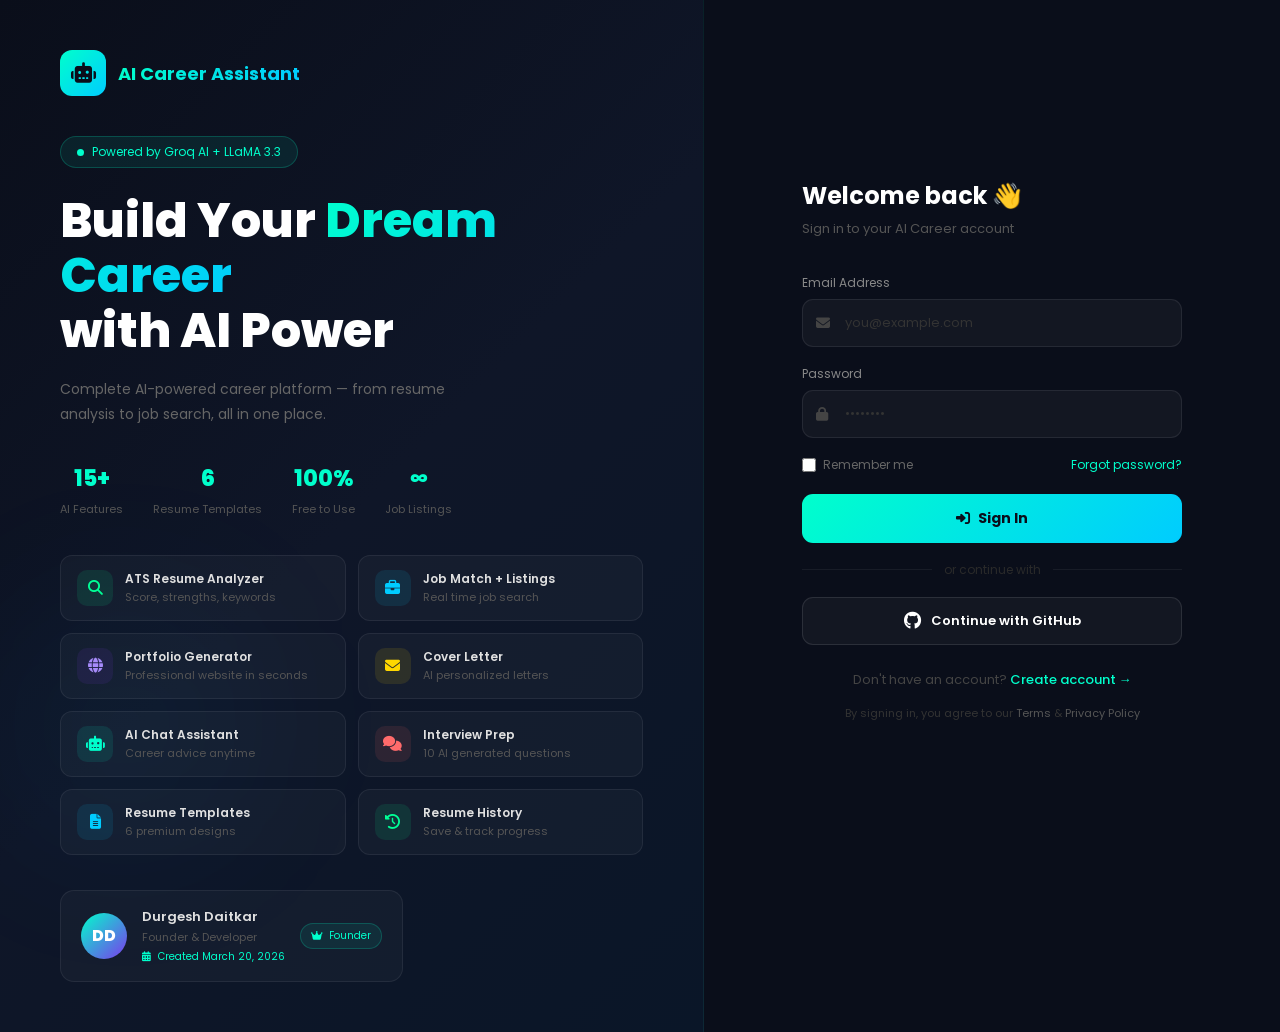
<file: src/main/resources/static/dashboard.html>
<!DOCTYPE html>
<html>
<head>
<title>AI Career Dashboard</title>
<meta charset="UTF-8">
<script>
const urlParams = new URLSearchParams(window.location.search);
const oauthToken = urlParams.get("token");
const githubVerified = urlParams.get("github");
if (oauthToken) localStorage.setItem("token", oauthToken.trim());
if (githubVerified === "verified") localStorage.setItem("github_verified", "true");
if (oauthToken || githubVerified) window.history.replaceState({}, document.title, "/dashboard.html");
const tokenCheck = localStorage.getItem("token");
if (!tokenCheck || tokenCheck === "undefined" || tokenCheck === "null" || tokenCheck.trim() === "") {
    window.location.replace("login.html");
}
</script>
<link href="https://fonts.googleapis.com/css2?family=Poppins:wght@300;400;500;600;700&display=swap" rel="stylesheet">
<link href="https://cdnjs.cloudflare.com/ajax/libs/font-awesome/6.4.0/css/all.min.css" rel="stylesheet">
<style>
:root {
    --bg:#0a0e1a; --bg2:#0f1628; --bg3:#131c30;
    --primary:#00ffcc; --secondary:#00ccff; --purple:#7c3aed;
    --card:rgba(255,255,255,0.04); --border:rgba(255,255,255,0.08);
    --border-glow:rgba(0,255,200,0.2); --text:#e0e0e0; --text2:#666;
    --sidebar-width:260px;
}
* { margin:0; padding:0; box-sizing:border-box; }
body { font-family:'Poppins',sans-serif; background:var(--bg); color:var(--text); display:flex; min-height:100vh; overflow-x:hidden;overflow-y:auto; }

body.light {
    --bg:#f0f4f8; --bg2:#e2e8f0;
    --card:rgba(255,255,255,0.8); --border:rgba(0,0,0,0.08);
    --border-glow:rgba(0,200,150,0.3); --text:#1a202c; --text2:#718096;
}
body.light .sidebar { background:#e2e8f0; border-color:rgba(0,0,0,0.08); }
body.light .topbar { background:rgba(240,244,248,0.95); border-color:rgba(0,0,0,0.08); }
body.light textarea { background:rgba(255,255,255,0.9); color:#1a202c; }
body.light .nav-item { color:#718096; }
body.light .nav-item.active { background:rgba(0,200,150,0.1); color:#00b894; }
body.light .nav-item:hover { background:rgba(0,0,0,0.05); }
body.light .btn-logout { background:rgba(255,80,80,0.08); }
body.light .score-ring .bg-circle { stroke:rgba(0,0,0,0.08); }
body.light .result-card.green { background:rgba(0,200,100,0.06); }
body.light .result-card.red { background:rgba(255,80,80,0.06); }
body.light .result-card.yellow { background:rgba(255,180,0,0.06); }
body.light .result-card.purple { background:rgba(120,80,255,0.06); }
body.light .result-card.blue { background:rgba(0,150,255,0.06); }
body.light .question-card { background:rgba(255,255,255,0.9); }
body.light .chat-input { background:rgba(255,255,255,0.9); color:#1a202c; }
body.light .bubble-content.ai { background:rgba(255,255,255,0.9); }
body.light .template-card { background:rgba(255,255,255,0.9); }
body.light .history-card { background:rgba(255,255,255,0.9); }
body.light .stat-box { background:rgba(255,255,255,0.9); }
body.light .profile-input { background:rgba(255,255,255,0.9); color:#1a202c; }
body.light .job-card { background:rgba(255,255,255,0.9); }
body.light .job-search-input { background:rgba(255,255,255,0.9); color:#1a202c; }

.sidebar { width:var(--sidebar-width); background:var(--bg2); border-right:1px solid var(--border); display:flex; flex-direction:column; position:fixed; height:100vh; z-index:200; transition:0.3s; }
.sidebar-logo { padding:25px 20px; border-bottom:1px solid var(--border); }
.logo-text { font-size:18px; font-weight:700; background:linear-gradient(90deg,var(--primary),var(--secondary)); -webkit-background-clip:text; -webkit-text-fill-color:transparent; display:flex; align-items:center; gap:10px; }
.logo-text i { -webkit-text-fill-color:var(--primary); font-size:20px; }
.logo-sub { font-size:11px; color:var(--text2); margin-top:4px; margin-left:30px; }
.sidebar-user { padding:18px 20px; border-bottom:1px solid var(--border); display:flex; align-items:center; gap:12px; }
.user-avatar { width:42px; height:42px; border-radius:50%; background:linear-gradient(135deg,var(--primary),var(--secondary)); display:flex; align-items:center; justify-content:center; font-size:16px; font-weight:700; color:#0a0e1a; flex-shrink:0; }
.user-name { font-size:13px; font-weight:600; }
.user-status { font-size:11px; color:var(--text2); display:flex; align-items:center; gap:5px; margin-top:2px; }
.user-status .dot { width:6px; height:6px; border-radius:50%; background:#00ff96; }
.github-badge { font-size:10px; color:#00ff96; background:rgba(0,255,150,0.1); border:1px solid rgba(0,255,150,0.2); padding:2px 8px; border-radius:10px; margin-top:4px; display:none; }
.sidebar-nav { flex:1; padding:15px 12px; overflow-y:auto; }
.nav-label { font-size:10px; color:var(--text2); letter-spacing:1.5px; text-transform:uppercase; padding:10px 10px 6px; margin-top:5px; }
.nav-item { display:flex; align-items:center; gap:12px; padding:11px 14px; border-radius:10px; cursor:pointer; transition:0.2s; margin-bottom:3px; font-size:13px; color:var(--text2); border:1px solid transparent; user-select:none; }
.nav-item:hover { background:var(--card); color:var(--text); }
.nav-item.active { background:rgba(0,255,200,0.08); border-color:rgba(0,255,200,0.2); color:var(--primary); }
.nav-item i { width:18px; text-align:center; font-size:14px; }
.nav-badge { margin-left:auto; background:var(--primary); color:#0a0e1a; font-size:10px; font-weight:700; padding:2px 7px; border-radius:10px; display:none; }
.sidebar-bottom { padding:15px 12px; border-top:1px solid var(--border); }
.btn-logout { width:100%; display:flex; align-items:center; gap:10px; padding:11px 14px; border-radius:10px; background:rgba(255,80,80,0.08); border:1px solid rgba(255,80,80,0.2); color:#ff6b6b; cursor:pointer; font-family:'Poppins',sans-serif; font-size:13px; transition:0.2s; }
.btn-logout:hover { background:rgba(255,80,80,0.15); }

.main { margin-left:var(--sidebar-width); flex:1; display:flex; flex-direction:column; height:100vh; overflow-y:auto; }
.topbar { padding:15px 30px; background:rgba(10,14,26,0.8); border-bottom:1px solid var(--border); backdrop-filter:blur(10px); position:sticky; top:0; z-index:100; display:flex; align-items:center; justify-content:space-between; }
.topbar-title { font-size:16px; font-weight:600; }
.topbar-title span { color:var(--primary); }
.topbar-right { display:flex; align-items:center; gap:12px; }
.score-mini { background:var(--card); border:1px solid var(--border-glow); padding:6px 16px; border-radius:20px; font-size:12px; display:flex; align-items:center; gap:8px; }
.score-mini .sv { color:var(--primary); font-weight:700; font-size:16px; }
.theme-toggle { width:36px; height:36px; border-radius:10px; background:var(--card); border:1px solid var(--border); display:flex; align-items:center; justify-content:center; cursor:pointer; color:var(--text2); font-size:15px; transition:0.3s; }
.theme-toggle:hover { border-color:var(--border-glow); color:var(--primary); }
.content { padding:25px 30px; flex:1;padding:25px 30px; flex:1;  }

.card { background:var(--card); border:1px solid var(--border); padding:22px; border-radius:16px; transition:0.3s; position:relative; overflow:hidden; }
.card::before { content:''; position:absolute; top:0; left:0; right:0; height:2px; background:linear-gradient(90deg,var(--primary),var(--secondary)); opacity:0; transition:0.3s; }
.card:hover { border-color:var(--border-glow); box-shadow:0 8px 30px rgba(0,255,200,0.06); }
.card:hover::before { opacity:1; }
.card-title { font-size:14px; font-weight:600; color:var(--text); display:flex; align-items:center; gap:10px; margin-bottom:16px; }
.card-title i { color:var(--primary); }

textarea { width:100%; height:130px; background:rgba(0,0,0,0.3); border:1px solid var(--border); border-radius:10px; color:var(--text); padding:14px; font-family:'Poppins',sans-serif; font-size:13px; resize:vertical; transition:0.3s; }
textarea:focus { outline:none; border-color:var(--border-glow); }
textarea::placeholder { color:#444; }

.file-upload { border:2px dashed rgba(0,255,200,0.2); border-radius:12px; padding:30px; text-align:center; cursor:pointer; transition:0.3s; background:rgba(0,255,200,0.02); }
.file-upload:hover { border-color:rgba(0,255,200,0.5); background:rgba(0,255,200,0.04); }
.file-upload i { font-size:32px; color:var(--primary); margin-bottom:10px; display:block; }
.file-upload p { color:var(--text2); font-size:13px; }
.file-upload span { color:var(--primary); font-weight:600; }
input[type="file"] { display:none; }

.btn { display:inline-flex; align-items:center; gap:8px; background:linear-gradient(135deg,var(--primary),var(--secondary)); border:none; padding:12px 24px; border-radius:10px; cursor:pointer; color:#0a0e1a; font-family:'Poppins',sans-serif; font-size:13px; font-weight:700; transition:0.3s; width:100%; justify-content:center; margin-top:14px; }
.btn:hover { transform:translateY(-2px); box-shadow:0 6px 25px rgba(0,255,200,0.35); }
.btn-purple { background:linear-gradient(135deg,#a78bfa,var(--purple)); color:white; }
.btn-outline { background:transparent; border:1px solid var(--border-glow); color:var(--primary); width:auto; margin-top:0; }
.btn-outline:hover { background:rgba(0,255,200,0.08); box-shadow:none; transform:none; }

.score-section { display:flex; align-items:center; gap:25px; background:linear-gradient(135deg,rgba(0,255,200,0.05),rgba(0,150,255,0.05)); border:1px solid var(--border-glow); border-radius:16px; padding:25px; margin-bottom:20px; }
.score-ring { width:100px; height:100px; position:relative; flex-shrink:0; }
.score-ring svg { width:100%; height:100%; transform:rotate(-90deg); }
.score-ring .bg-circle { fill:none; stroke:rgba(255,255,255,0.06); stroke-width:8; }
.score-ring .progress-circle { fill:none; stroke:url(#scoreGrad); stroke-width:8; stroke-linecap:round; stroke-dasharray:283; stroke-dashoffset:283; transition:stroke-dashoffset 1.5s ease; }
.score-ring .score-label { position:absolute; top:50%; left:50%; transform:translate(-50%,-50%); font-size:22px; font-weight:800; color:var(--primary); }
.score-info { flex:1; }
.score-title { font-size:20px; font-weight:700; margin-bottom:5px; }
.score-sub { font-size:12px; color:var(--text2); }
.score-bar-bg { background:rgba(255,255,255,0.06); height:6px; border-radius:3px; overflow:hidden; margin-top:12px; }
.score-bar-fill { height:100%; background:linear-gradient(90deg,var(--primary),var(--secondary)); border-radius:3px; width:0%; transition:width 1.5s ease; }

.result-grid { display:grid; grid-template-columns:1fr 1fr; gap:15px; margin-bottom:15px; }
.result-card { border-radius:14px; padding:18px; }
.result-card.green { background:rgba(0,255,150,0.04); border:1px solid rgba(0,255,150,0.15); }
.result-card.red { background:rgba(255,80,80,0.04); border:1px solid rgba(255,80,80,0.15); }
.result-card.yellow { background:rgba(255,200,0,0.04); border:1px solid rgba(255,200,0,0.15); }
.result-card.purple { background:rgba(120,80,255,0.04); border:1px solid rgba(120,80,255,0.15); }
.result-card.blue { background:rgba(0,200,255,0.04); border:1px solid rgba(0,200,255,0.15); }
.result-card-title { font-size:12px; font-weight:600; margin-bottom:12px; display:flex; align-items:center; gap:8px; }
.item-row { display:flex; align-items:flex-start; gap:8px; font-size:12px; color:#bbb; margin-bottom:8px; line-height:1.6; }
.item-row .icon { flex-shrink:0; margin-top:2px; font-size:11px; }
.chip { display:inline-block; background:rgba(120,80,255,0.12); border:1px solid rgba(120,80,255,0.25); color:#a78bfa; padding:4px 12px; border-radius:20px; font-size:11px; margin:3px 3px 3px 0; }

.cover-letter-box { background:rgba(167,139,250,0.04); border:1px solid rgba(167,139,250,0.2); border-radius:14px; padding:25px; }
.cover-letter-text { font-size:13px; color:#ccc; line-height:2; white-space:pre-wrap; }
.copy-btn { display:inline-flex; align-items:center; gap:7px; background:rgba(167,139,250,0.12); border:1px solid rgba(167,139,250,0.3); color:#a78bfa; padding:9px 18px; border-radius:8px; cursor:pointer; font-size:12px; font-family:'Poppins',sans-serif; transition:0.2s; margin-top:15px; }
.copy-btn:hover { background:rgba(167,139,250,0.2); }

.portfolio-preview { width:100%; height:420px; border:none; border-radius:14px; background:white; margin-top:15px; }
.preview-actions { display:flex; gap:10px; margin-top:12px; }
.preview-action-btn { display:inline-flex; align-items:center; gap:6px; padding:9px 18px; border-radius:8px; cursor:pointer; font-size:12px; font-family:'Poppins',sans-serif; transition:0.2s; border:none; }
.preview-action-btn.open { background:rgba(0,255,200,0.1); border:1px solid rgba(0,255,200,0.25); color:var(--primary); }
.preview-action-btn.download { background:rgba(124,58,237,0.1); border:1px solid rgba(124,58,237,0.25); color:#a78bfa; }
.preview-action-btn:hover { transform:translateY(-1px); }

.question-card { background:var(--card); border:1px solid var(--border); border-radius:14px; padding:18px 20px; margin-bottom:12px; transition:0.3s; display:flex; gap:15px; align-items:flex-start; }
.question-card:hover { border-color:var(--border-glow); }
.q-num { width:32px; height:32px; border-radius:8px; flex-shrink:0; background:rgba(0,255,200,0.1); border:1px solid rgba(0,255,200,0.2); display:flex; align-items:center; justify-content:center; font-size:12px; font-weight:700; color:var(--primary); }
.q-text { font-size:13px; color:var(--text); line-height:1.7; }
.role-chip { cursor:pointer; padding:6px 16px; border-radius:20px; font-size:12px; transition:0.2s; display:inline-block; margin:4px 4px 4px 0; }

.chat-wrapper { display:flex; flex-direction:column; height:calc(100vh - 140px); }
.chat-messages { flex:1; overflow-y:auto; padding:10px 0; display:flex; flex-direction:column; gap:15px; }
.chat-messages::-webkit-scrollbar { width:4px; }
.chat-messages::-webkit-scrollbar-thumb { background:var(--border-glow); border-radius:2px; }
.chat-bubble { display:flex; gap:12px; align-items:flex-start; animation:bubbleIn 0.3s ease; }
@keyframes bubbleIn { from{opacity:0;transform:translateY(10px)} to{opacity:1;transform:translateY(0)} }
.chat-bubble.user { flex-direction:row-reverse; }
.bubble-avatar { width:36px; height:36px; border-radius:50%; display:flex; align-items:center; justify-content:center; font-size:14px; flex-shrink:0; font-weight:700; }
.bubble-avatar.ai { background:linear-gradient(135deg,var(--primary),var(--secondary)); color:#0a0e1a; }
.bubble-avatar.user { background:linear-gradient(135deg,#a78bfa,var(--purple)); color:white; }
.bubble-content { max-width:75%; padding:12px 16px; border-radius:16px; font-size:13px; line-height:1.7; }
.bubble-content.ai { background:var(--card); border:1px solid var(--border); color:var(--text); border-top-left-radius:4px; }
.bubble-content.user { background:linear-gradient(135deg,rgba(0,255,200,0.12),rgba(0,150,255,0.12)); border:1px solid var(--border-glow); color:var(--text); border-top-right-radius:4px; }
.bubble-time { font-size:10px; color:var(--text2); margin-top:4px; }
.chat-bubble.user .bubble-time { text-align:right; }
.chat-input-wrap { display:flex; gap:10px; padding-top:15px; border-top:1px solid var(--border); margin-top:10px; }
.chat-input { flex:1; background:var(--card); border:1px solid var(--border); border-radius:12px; padding:13px 16px; color:var(--text); font-family:'Poppins',sans-serif; font-size:13px; resize:none; height:50px; transition:0.3s; outline:none; }
.chat-input:focus { border-color:var(--border-glow); }
.chat-input::placeholder { color:#444; }
.chat-send-btn { width:50px; height:50px; border-radius:12px; background:linear-gradient(135deg,var(--primary),var(--secondary)); border:none; cursor:pointer; display:flex; align-items:center; justify-content:center; font-size:16px; color:#0a0e1a; transition:0.3s; flex-shrink:0; }
.chat-send-btn:hover { transform:scale(1.05); }
.chat-suggestions { display:flex; flex-wrap:wrap; gap:8px; margin-bottom:15px; }
.suggestion-chip { background:var(--card); border:1px solid var(--border); color:var(--text2); padding:7px 14px; border-radius:20px; font-size:12px; cursor:pointer; transition:0.2s; }
.suggestion-chip:hover { border-color:var(--border-glow); color:var(--primary); }
.typing-indicator { display:flex; gap:5px; align-items:center; padding:12px 16px; background:var(--card); border:1px solid var(--border); border-radius:16px; border-top-left-radius:4px; width:fit-content; }
.typing-dot { width:6px; height:6px; border-radius:50%; background:var(--primary); animation:typingBounce 1.2s ease-in-out infinite; }
.typing-dot:nth-child(2) { animation-delay:0.2s; }
.typing-dot:nth-child(3) { animation-delay:0.4s; }
@keyframes typingBounce { 0%,100%{transform:translateY(0);opacity:0.3} 50%{transform:translateY(-5px);opacity:1} }

.templates-grid { display:grid; grid-template-columns:repeat(3,1fr); gap:20px; margin-bottom:25px; }
.template-card { background:var(--card); border:2px solid var(--border); border-radius:16px; overflow:hidden; cursor:pointer; transition:0.3s; position:relative; }
.template-card:hover { transform:translateY(-5px); box-shadow:0 10px 30px rgba(0,255,200,0.15); }
.template-card.selected { border-color:var(--primary); box-shadow:0 0 20px rgba(0,255,200,0.3); }
.template-preview { height:160px; display:flex; align-items:center; justify-content:center; position:relative; overflow:hidden; }
.template-preview .t-lines { width:80%; }
.t-line { height:6px; border-radius:3px; margin-bottom:6px; }
.t-line.title { height:10px; width:60%; }
.t-line.short { width:40%; }
.t-line.xs { width:30%; height:4px; }
.template-info { padding:14px; }
.template-name { font-size:13px; font-weight:600; margin-bottom:4px; }
.template-desc { font-size:11px; color:var(--text2); }
.template-badge { position:absolute; top:10px; right:10px; font-size:10px; padding:3px 10px; border-radius:20px; font-weight:600; }
.selected-check { position:absolute; top:10px; left:10px; width:24px; height:24px; border-radius:50%; background:var(--primary); color:#0a0e1a; display:none; align-items:center; justify-content:center; font-size:12px; }
.template-card.selected .selected-check { display:flex; }
.form-grid { display:grid; grid-template-columns:1fr 1fr; gap:15px; margin-bottom:15px; }
.form-group { margin-bottom:0; }
.form-label { font-size:12px; color:var(--text2); display:block; margin-bottom:7px; }
.form-input { width:100%; padding:12px 14px; background:rgba(0,0,0,0.3); border:1px solid var(--border); border-radius:10px; color:var(--text); font-family:'Poppins',sans-serif; font-size:13px; transition:0.3s; outline:none; }
.form-input:focus { border-color:var(--border-glow); }
.form-input::placeholder { color:#444; }
.form-textarea { width:100%; padding:12px 14px; background:rgba(0,0,0,0.3); border:1px solid var(--border); border-radius:10px; color:var(--text); font-family:'Poppins',sans-serif; font-size:13px; transition:0.3s; outline:none; resize:vertical; min-height:80px; }
.form-textarea:focus { border-color:var(--border-glow); }
.form-textarea::placeholder { color:#444; }
.template-result-preview { width:100%; height:500px; border:none; border-radius:14px; margin-top:15px; background:white; }

.history-card { background:var(--card); border:1px solid var(--border); border-radius:14px; padding:18px 20px; margin-bottom:12px; transition:0.3s; display:flex; align-items:center; gap:15px; }
.history-card:hover { border-color:var(--border-glow); transform:translateX(4px); }
.history-score-badge { width:52px; height:52px; border-radius:12px; flex-shrink:0; display:flex; align-items:center; justify-content:center; font-size:16px; font-weight:800; }
.history-info { flex:1; min-width:0; }
.history-title { font-size:13px; font-weight:600; margin-bottom:4px; white-space:nowrap; overflow:hidden; text-overflow:ellipsis; }
.history-meta { font-size:11px; color:var(--text2); display:flex; align-items:center; gap:10px; flex-wrap:wrap; }
.history-actions { display:flex; gap:8px; flex-shrink:0; }
.history-btn { width:32px; height:32px; border-radius:8px; display:flex; align-items:center; justify-content:center; cursor:pointer; transition:0.2s; font-size:12px; border:none; }
.history-btn.view { background:rgba(0,255,200,0.1); border:1px solid rgba(0,255,200,0.2); color:var(--primary); }
.history-btn.delete { background:rgba(255,80,80,0.08); border:1px solid rgba(255,80,80,0.2); color:#ff6b6b; }
.history-btn:hover { transform:scale(1.1); }

/* PROFILE */
.profile-hero { background:linear-gradient(135deg,rgba(0,255,200,0.06),rgba(0,150,255,0.06)); border:1px solid var(--border-glow); border-radius:20px; padding:35px; margin-bottom:20px; display:flex; align-items:center; gap:25px; }
.profile-avatar-big { width:90px; height:90px; border-radius:50%; flex-shrink:0; background:linear-gradient(135deg,var(--primary),var(--secondary)); display:flex; align-items:center; justify-content:center; font-size:32px; font-weight:800; color:#0a0e1a; box-shadow:0 0 30px rgba(0,255,200,0.3); position:relative; }
.profile-avatar-big .verified-ring { position:absolute; bottom:-2px; right:-2px; width:28px; height:28px; border-radius:50%; background:linear-gradient(135deg,#00ff96,#00ccff); display:none; align-items:center; justify-content:center; font-size:12px; color:#0a0e1a; border:2px solid var(--bg); }
.profile-avatar-big.verified .verified-ring { display:flex; }
.profile-hero-info { flex:1; }
.profile-hero-name { font-size:24px; font-weight:700; margin-bottom:5px; }
.profile-hero-email { font-size:13px; color:var(--text2); margin-bottom:10px; }
.profile-hero-badges { display:flex; gap:10px; flex-wrap:wrap; }
.badge { padding:5px 14px; border-radius:20px; font-size:11px; font-weight:600; display:inline-flex; align-items:center; gap:6px; }
.badge.github { background:rgba(255,255,255,0.08); border:1px solid rgba(255,255,255,0.15); color:#ccc; }
.badge.verified { background:rgba(0,255,150,0.1); border:1px solid rgba(0,255,150,0.3); color:#00ff96; }
.badge.member { background:rgba(0,200,255,0.1); border:1px solid rgba(0,200,255,0.3); color:#00ccff; }
.stats-grid { display:grid; grid-template-columns:repeat(4,1fr); gap:15px; margin-bottom:20px; }
.stat-box { background:var(--card); border:1px solid var(--border); border-radius:14px; padding:20px; text-align:center; transition:0.3s; }
.stat-box:hover { border-color:var(--border-glow); transform:translateY(-3px); }
.stat-icon { font-size:22px; margin-bottom:10px; display:block; }
.stat-value { font-size:28px; font-weight:800; color:var(--primary); display:block; margin-bottom:4px; }
.stat-label { font-size:11px; color:var(--text2); }
.profile-edit-card { background:var(--card); border:1px solid var(--border); border-radius:16px; padding:22px; }
.profile-input { width:100%; padding:12px 14px; background:rgba(0,0,0,0.3); border:1px solid var(--border); border-radius:10px; color:var(--text); font-family:'Poppins',sans-serif; font-size:13px; transition:0.3s; outline:none; }
.profile-input:focus { border-color:var(--border-glow); }
.profile-input::placeholder { color:#444; }

/* JOB LISTINGS */
.job-search-bar {
    display:flex; gap:12px; margin-bottom:20px; flex-wrap:wrap;
}
.job-search-input {
    flex:1; min-width:150px; padding:12px 16px;
    background:rgba(0,0,0,0.3); border:1px solid var(--border);
    border-radius:10px; color:var(--text); font-family:'Poppins',sans-serif;
    font-size:13px; outline:none; transition:0.3s;
}
.job-search-input:focus { border-color:var(--border-glow); }
.job-search-input::placeholder { color:#444; }

.job-card {
    background:var(--card); border:1px solid var(--border);
    border-radius:16px; padding:20px; margin-bottom:15px;
    transition:0.3s; position:relative; overflow:hidden;
}
.job-card::before { content:''; position:absolute; top:0; left:0; right:0; height:2px; background:linear-gradient(90deg,var(--primary),var(--secondary)); opacity:0; transition:0.3s; }
.job-card:hover { border-color:var(--border-glow); transform:translateY(-2px); box-shadow:0 8px 25px rgba(0,255,200,0.08); }
.job-card:hover::before { opacity:1; }

.job-header { display:flex; align-items:flex-start; gap:15px; margin-bottom:12px; }
.job-logo {
    width:48px; height:48px; border-radius:12px; flex-shrink:0;
    background:linear-gradient(135deg,rgba(0,255,200,0.15),rgba(0,150,255,0.15));
    display:flex; align-items:center; justify-content:center;
    font-size:18px; color:var(--primary); font-weight:800;
    border:1px solid var(--border);
}
.job-info { flex:1; min-width:0; }
.job-title { font-size:15px; font-weight:700; color:var(--text); margin-bottom:4px; }
.job-company { font-size:13px; color:var(--primary); font-weight:500; }
.job-meta { display:flex; gap:12px; flex-wrap:wrap; margin-top:6px; }
.job-meta-item { font-size:11px; color:var(--text2); display:flex; align-items:center; gap:5px; }
.job-meta-item i { color:var(--primary); font-size:10px; }

.job-desc { font-size:12px; color:var(--text2); line-height:1.7; margin-bottom:15px; display:-webkit-box; -webkit-line-clamp:3; -webkit-box-orient:vertical; overflow:hidden; }

.job-footer { display:flex; align-items:center; justify-content:space-between; flex-wrap:wrap; gap:10px; }
.job-tags { display:flex; gap:8px; flex-wrap:wrap; }
.job-tag { font-size:11px; padding:3px 12px; border-radius:20px; font-weight:500; }
.job-tag.fulltime { background:rgba(0,255,150,0.1); color:#00ff96; border:1px solid rgba(0,255,150,0.2); }
.job-tag.remote { background:rgba(0,200,255,0.1); color:#00ccff; border:1px solid rgba(0,200,255,0.2); }
.job-tag.salary { background:rgba(255,215,0,0.1); color:#ffd700; border:1px solid rgba(255,215,0,0.2); }

.job-apply-btn {
    padding:9px 22px; border-radius:9px;
    background:linear-gradient(135deg,var(--primary),var(--secondary));
    color:#0a0e1a; font-family:'Poppins',sans-serif; font-size:12px;
    font-weight:700; cursor:pointer; border:none; transition:0.3s;
    text-decoration:none; display:inline-flex; align-items:center; gap:6px;
}
.job-apply-btn:hover { transform:translateY(-1px); box-shadow:0 5px 15px rgba(0,255,200,0.3); }

.job-quick-chips { display:flex; flex-wrap:wrap; gap:8px; margin-bottom:20px; }
.job-quick-chip {
    padding:7px 16px; border-radius:20px; font-size:12px; cursor:pointer;
    transition:0.2s; border:1px solid var(--border); color:var(--text2);
    background:var(--card);
}
.job-quick-chip:hover { border-color:var(--border-glow); color:var(--primary); }

.jobs-count { font-size:12px; color:var(--text2); margin-bottom:15px; }
.jobs-count span { color:var(--primary); font-weight:600; }

/* MODAL */
.modal-overlay { position:fixed; top:0; left:0; right:0; bottom:0; background:rgba(0,0,0,0.85); z-index:9999; display:none; align-items:center; justify-content:center; padding:20px; }
.modal-overlay.open { display:flex; }
.modal-box { background:var(--bg2); border:1px solid var(--border); border-radius:20px; width:100%; max-width:800px; max-height:90vh; overflow-y:auto; padding:28px; }
.modal-header { display:flex; align-items:center; justify-content:space-between; margin-bottom:20px; }
.modal-title { font-size:16px; font-weight:600; }
.modal-close { background:rgba(255,80,80,0.1); border:1px solid rgba(255,80,80,0.2); color:#ff6b6b; padding:8px 16px; border-radius:8px; cursor:pointer; font-family:'Poppins',sans-serif; font-size:12px; }
.modal-content { font-size:13px; color:var(--text2); line-height:1.9; white-space:pre-wrap; }

.loading-state { text-align:center; padding:50px 20px; color:var(--text2); }
.loading-state i { font-size:32px; color:var(--primary); margin-bottom:12px; display:block; }
.empty-state { text-align:center; padding:50px 20px; color:var(--text2); }
.empty-state i { font-size:40px; color:#1e293b; margin-bottom:15px; display:block; }

.toast { position:fixed; bottom:25px; right:25px; background:rgba(0,255,200,0.12); border:1px solid rgba(0,255,200,0.3); color:var(--primary); padding:12px 20px; border-radius:12px; font-size:13px; z-index:9999; backdrop-filter:blur(10px); animation:toastIn 0.3s ease; display:flex; align-items:center; gap:8px; }
@keyframes toastIn { from{transform:translateY(20px);opacity:0} to{transform:translateY(0);opacity:1} }

.tab-panel { display:none; }
.tab-panel.active { display:block; }

@media(max-width:900px) {
    .sidebar { transform:translateX(-100%); }
    .sidebar.open { transform:translateX(0); }
    .main { margin-left:0; }
    .result-grid { grid-template-columns:1fr; }
    .templates-grid { grid-template-columns:1fr 1fr; }
    .form-grid { grid-template-columns:1fr; }
    .stats-grid { grid-template-columns:1fr 1fr; }
    .profile-hero { flex-direction:column; text-align:center; }
    .job-search-bar { flex-direction:column; }
}
</style>
</head>
<body>

<!-- SIDEBAR -->
<div class="sidebar" id="sidebar">
    <div class="sidebar-logo">
        <div class="logo-text"><i class="fas fa-robot"></i> AI Career</div>
        <div class="logo-sub">Resume Intelligence Platform</div>
    </div>
    <div class="sidebar-user">
        <div class="user-avatar" id="sidebarAvatar">U</div>
        <div>
            <div class="user-name" id="sidebarName">User</div>
            <div class="user-status"><span class="dot"></span> Active Session</div>
            <div class="github-badge" id="githubBadge"><i class="fab fa-github"></i> Verified</div>
        </div>
    </div>
    <nav class="sidebar-nav">
        <div class="nav-label">Main Tools</div>
        <div class="nav-item active" onclick="switchTab('analyze',this)"><i class="fas fa-search"></i> Resume Analyzer</div>
        <div class="nav-item" onclick="switchTab('pdf',this)"><i class="fas fa-file-pdf"></i> Upload PDF</div>
        <div class="nav-item" onclick="switchTab('match',this)"><i class="fas fa-briefcase"></i> Job Match</div>
        <div class="nav-item" onclick="switchTab('cover',this)"><i class="fas fa-envelope"></i> Cover Letter</div>
        <div class="nav-label">More Tools</div>
        <div class="nav-item" onclick="switchTab('chat',this)">
            <i class="fas fa-robot"></i> AI Chat
            <span style="margin-left:auto;background:linear-gradient(135deg,#00ffcc,#00ccff);color:#0a0e1a;font-size:9px;font-weight:700;padding:2px 7px;border-radius:10px;">NEW</span>
        </div>
        <div class="nav-item" onclick="switchTab('templates',this)">
            <i class="fas fa-file-alt"></i> Resume Templates
            <span style="margin-left:auto;background:linear-gradient(135deg,#a78bfa,#7c3aed);color:white;font-size:9px;font-weight:700;padding:2px 7px;border-radius:10px;">NEW</span>
        </div>
        <div class="nav-item" onclick="switchTab('interview',this)"><i class="fas fa-comments"></i> Interview Prep</div>
        <div class="nav-item" onclick="switchTab('jobs',this)">
            <i class="fas fa-search-dollar"></i> Job Listings
            <span style="margin-left:auto;background:linear-gradient(135deg,#ffd700,#ff9900);color:#0a0e1a;font-size:9px;font-weight:700;padding:2px 7px;border-radius:10px;">NEW</span>
        </div>
        <div class="nav-item" onclick="switchTab('portfolio',this)"><i class="fas fa-globe"></i> Portfolio Generator</div>
        <div class="nav-label">Account</div>
        <div class="nav-item" onclick="switchTab('profile',this)"><i class="fas fa-user-circle"></i> My Profile</div>
        <div class="nav-item" onclick="switchTab('history',this)"><i class="fas fa-history"></i> Resume History</div>
        <div class="nav-item" onclick="switchTab('result',this)" id="resultNavItem">
            <i class="fas fa-clipboard-list"></i> Analysis Result
            <span class="nav-badge" id="resultBadge">New</span>
        </div>
    </nav>
    <div class="sidebar-bottom">
        <button class="btn-logout" onclick="logout()"><i class="fas fa-sign-out-alt"></i> Logout</button>
    </div>
</div>

<!-- MAIN -->
<div class="main">
    <div class="topbar">
        <div class="topbar-title">AI Career <span>Dashboard</span></div>
        <div class="topbar-right">
            <div class="score-mini">
                <span style="color:var(--text2);font-size:11px;">ATS Score</span>
                <span class="sv" id="miniScore">—</span>
                <span style="color:var(--text2);font-size:11px;">/100</span>
            </div>
            <div class="theme-toggle" onclick="toggleTheme()" id="themeBtn"><i class="fas fa-moon"></i></div>
        </div>
    </div>

    <div class="content">
        <svg width="0" height="0">
            <defs>
                <linearGradient id="scoreGrad" x1="0%" y1="0%" x2="100%" y2="0%">
                    <stop offset="0%" style="stop-color:#00ffcc"/>
                    <stop offset="100%" style="stop-color:#00ccff"/>
                </linearGradient>
            </defs>
        </svg>

        <!-- ANALYZE -->
        <div class="tab-panel active" id="tab-analyze">
            <div class="card">
                <div class="card-title"><i class="fas fa-file-alt"></i> Resume Analyzer</div>
                <textarea id="resumeText" placeholder="Paste your complete resume text here...&#10;&#10;Include: Name, Skills, Experience, Projects, Education"></textarea>
                <button class="btn" onclick="analyze()"><i class="fas fa-search"></i> Analyze Resume</button>
            </div>
        </div>

        <!-- PDF -->
        <div class="tab-panel" id="tab-pdf">
            <div class="card">
                <div class="card-title"><i class="fas fa-file-pdf"></i> Upload PDF Resume</div>
                <label class="file-upload" for="resumeFile">
                    <i class="fas fa-cloud-upload-alt"></i>
                    <p><span>Click to upload</span> or drag & drop</p>
                    <p style="margin-top:5px;font-size:11px;">PDF files only</p>
                    <p id="fileName" style="margin-top:8px;color:var(--primary);font-size:12px;font-weight:600;"></p>
                </label>
                <input type="file" id="resumeFile" accept=".pdf" onchange="updateFileName(this)">
                <button class="btn" onclick="analyzePDF()"><i class="fas fa-bolt"></i> Analyze PDF</button>
            </div>
        </div>

        <!-- MATCH -->
        <div class="tab-panel" id="tab-match">
            <div class="card">
                <div class="card-title"><i class="fas fa-briefcase"></i> Job Match</div>
                <textarea id="jobDesc" placeholder="Paste the job description here..."></textarea>
                <button class="btn" onclick="matchJob()"><i class="fas fa-percentage"></i> Match with Resume</button>
            </div>
        </div>

        <!-- COVER -->
        <div class="tab-panel" id="tab-cover">
            <div class="card">
                <div class="card-title"><i class="fas fa-envelope"></i> Cover Letter Generator</div>
                <p style="font-size:13px;color:var(--text2);margin-bottom:15px;">Generate personalized cover letter using your resume + job description.</p>
                <textarea id="jobDescCover" placeholder="Paste job description here..."></textarea>
                <button class="btn btn-purple" onclick="generateCoverLetter()"><i class="fas fa-magic"></i> Generate Cover Letter</button>
            </div>
        </div>

        <!-- AI CHAT -->
        <div class="tab-panel" id="tab-chat">
            <div class="card chat-wrapper">
                <div class="card-title"><i class="fas fa-robot"></i> AI Career Assistant <span style="margin-left:auto;font-size:11px;color:var(--text2);"><span style="color:#00ff96;">●</span> Online</span></div>
                <div class="chat-suggestions" id="chatSuggestions">
                    <span class="suggestion-chip" onclick="sendSuggestion(this)">💼 How to Improve Resume?</span>
                    <span class="suggestion-chip" onclick="sendSuggestion(this)">🎯 Java interview tips</span>
                    <span class="suggestion-chip" onclick="sendSuggestion(this)">💰 Salary negotiation tips</span>
                    <span class="suggestion-chip" onclick="sendSuggestion(this)">🚀 Career roadmap for developer</span>
                    <span class="suggestion-chip" onclick="sendSuggestion(this)">📝 Cover letter tips</span>
                    <span class="suggestion-chip" onclick="sendSuggestion(this)">🔍 How to find jobs faster?</span>
                </div>
                <div class="chat-messages" id="chatMessages">
                    <div class="chat-bubble">
                        <div class="bubble-avatar ai"><i class="fas fa-robot"></i></div>
                        <div><div class="bubble-content ai">Hello! 👋AI Career Assistant id here.<br><br>How can i Help You:<br>• Resume improvement<br>• Interview preparation<br>• Career advice<br>• Job search strategies<br><br>Whats Plan Today?</div><div class="bubble-time">Just now</div></div>
                    </div>
                </div>
                <div class="chat-input-wrap">
                    <textarea class="chat-input" id="chatInput" placeholder="Ask me anything about your career..." onkeypress="if(event.key==='Enter'&&!event.shiftKey){event.preventDefault();sendChat();}"></textarea>
                    <button class="chat-send-btn" onclick="sendChat()"><i class="fas fa-paper-plane"></i></button>
                </div>
            </div>
        </div>

        <!-- TEMPLATES -->
        <div class="tab-panel" id="tab-templates">
            <div id="templateStep1">
                <div class="card" style="margin-bottom:20px;">
                    <div class="card-title"><i class="fas fa-palette"></i> Choose Template Style</div>
                    <p style="font-size:13px;color:var(--text2);margin-bottom:20px;">Select a template design for your resume</p>
                    <div class="templates-grid">
                        <div class="template-card selected" id="tcard-modern" onclick="selectTemplate('modern')"><div class="selected-check"><i class="fas fa-check"></i></div><div class="template-badge" style="background:rgba(0,255,200,0.15);color:#00ffcc;">Popular</div><div class="template-preview" style="background:linear-gradient(135deg,#0a0e1a,#0f1628);"><div class="t-lines"><div class="t-line title" style="background:#00ffcc;"></div><div class="t-line xs" style="background:rgba(0,255,200,0.4);"></div><div style="height:8px;"></div><div class="t-line" style="background:rgba(255,255,255,0.1);"></div></div></div><div class="template-info"><div class="template-name">Modern Dark</div><div class="template-desc">Neon glow dark theme</div></div></div>
                        <div class="template-card" id="tcard-professional" onclick="selectTemplate('professional')"><div class="selected-check"><i class="fas fa-check"></i></div><div class="template-badge" style="background:rgba(37,99,235,0.15);color:#60a5fa;">Clean</div><div class="template-preview" style="background:linear-gradient(135deg,#1e3a5f,#1e40af);"><div class="t-lines"><div class="t-line title" style="background:#60a5fa;"></div><div class="t-line xs" style="background:rgba(96,165,250,0.4);"></div><div style="height:8px;"></div><div class="t-line" style="background:rgba(255,255,255,0.15);"></div></div></div><div class="template-info"><div class="template-name">Professional Blue</div><div class="template-desc">Corporate clean design</div></div></div>
                        <div class="template-card" id="tcard-creative" onclick="selectTemplate('creative')"><div class="selected-check"><i class="fas fa-check"></i></div><div class="template-badge" style="background:rgba(167,139,250,0.15);color:#a78bfa;">Creative</div><div class="template-preview" style="background:linear-gradient(135deg,#1a0a2e,#2d1b69);"><div class="t-lines"><div class="t-line title" style="background:#a78bfa;"></div><div class="t-line xs" style="background:rgba(167,139,250,0.4);"></div><div style="height:8px;"></div><div class="t-line" style="background:rgba(255,255,255,0.1);"></div></div></div><div class="template-info"><div class="template-name">Creative Purple</div><div class="template-desc">Bold creative design</div></div></div>
                        <div class="template-card" id="tcard-minimal" onclick="selectTemplate('minimal')"><div class="selected-check"><i class="fas fa-check"></i></div><div class="template-badge" style="background:rgba(255,255,255,0.1);color:#aaa;">Minimal</div><div class="template-preview" style="background:linear-gradient(135deg,#1a1a1a,#2a2a2a);"><div class="t-lines"><div class="t-line title" style="background:#ffffff;"></div><div class="t-line xs" style="background:rgba(255,255,255,0.3);"></div><div style="height:8px;"></div><div class="t-line" style="background:rgba(255,255,255,0.1);"></div></div></div><div class="template-info"><div class="template-name">Minimal Black</div><div class="template-desc">Ultra clean minimal</div></div></div>
                        <div class="template-card" id="tcard-executive" onclick="selectTemplate('executive')"><div class="selected-check"><i class="fas fa-check"></i></div><div class="template-badge" style="background:rgba(255,215,0,0.15);color:#ffd700;">Premium</div><div class="template-preview" style="background:linear-gradient(135deg,#0f0f0f,#1a1a0a);"><div class="t-lines"><div class="t-line title" style="background:#ffd700;"></div><div class="t-line xs" style="background:rgba(255,215,0,0.4);"></div><div style="height:8px;"></div><div class="t-line" style="background:rgba(255,255,255,0.1);"></div></div></div><div class="template-info"><div class="template-name">Executive Gold</div><div class="template-desc">Premium gold theme</div></div></div>
                        <div class="template-card" id="tcard-green" onclick="selectTemplate('green')"><div class="selected-check"><i class="fas fa-check"></i></div><div class="template-badge" style="background:rgba(0,255,100,0.15);color:#00ff64;">Fresh</div><div class="template-preview" style="background:linear-gradient(135deg,#0a1a0a,#0f2d0f);"><div class="t-lines"><div class="t-line title" style="background:#00ff64;"></div><div class="t-line xs" style="background:rgba(0,255,100,0.4);"></div><div style="height:8px;"></div><div class="t-line" style="background:rgba(255,255,255,0.1);"></div></div></div><div class="template-info"><div class="template-name">Fresh Green</div><div class="template-desc">Nature inspired design</div></div></div>
                    </div>
                    <button class="btn" onclick="goToTemplateForm()" style="width:auto;padding:12px 30px;"><i class="fas fa-arrow-right"></i> Continue</button>
                </div>
            </div>
            <div id="templateStep2" style="display:none;">
                <div class="card">
                    <div class="card-title"><i class="fas fa-edit"></i> Fill Your Details <button onclick="goBackToTemplates()" style="margin-left:auto;background:var(--card);border:1px solid var(--border);color:var(--text2);padding:6px 14px;border-radius:8px;cursor:pointer;font-size:12px;font-family:'Poppins',sans-serif;"><i class="fas fa-arrow-left"></i> Back</button></div>
                    <div class="form-grid">
                        <div class="form-group"><label class="form-label">Full Name *</label><input class="form-input" id="tf-name" placeholder="John"></div>
                        <div class="form-group"><label class="form-label">Job Title *</label><input class="form-input" id="tf-title" placeholder="Full Stack Developer"></div>
                        <div class="form-group"><label class="form-label">Email *</label><input class="form-input" id="tf-email" placeholder="john@example.com" type="email"></div>
                        <div class="form-group"><label class="form-label">Phone</label><input class="form-input" id="tf-phone" placeholder="+91 7588919305"></div>
                        <div class="form-group"><label class="form-label">Location</label><input class="form-input" id="tf-location" placeholder="Pune, Maharashtra"></div>
                        <div class="form-group"><label class="form-label">LinkedIn</label><input class="form-input" id="tf-linkedin" placeholder="linkedin.com/in/john"></div>
                        <div class="form-group"><label class="form-label">GitHub</label><input class="form-input" id="tf-github" placeholder="github.com/john"></div>
                        <div class="form-group"><label class="form-label">Portfolio</label><input class="form-input" id="tf-portfolio" placeholder="john.netlify.app"></div>
                    </div>
                    <div style="margin-bottom:15px;"><label class="form-label">Professional Summary *</label><textarea class="form-textarea" id="tf-summary" placeholder="Passionate Full Stack Java Developer..."></textarea></div>
                    <div style="margin-bottom:15px;"><label class="form-label">Technical Skills *</label><textarea class="form-textarea" id="tf-skills" placeholder="Languages: Java, JavaScript&#10;Frameworks: Spring Boot, React"></textarea></div>
                    <div style="margin-bottom:15px;"><label class="form-label">Work Experience</label><textarea class="form-textarea" id="tf-experience" placeholder="Company: TechCorp (2022-Present)&#10;Role: Java Developer"></textarea></div>
                    <div style="margin-bottom:15px;"><label class="form-label">Projects</label><textarea class="form-textarea" id="tf-projects" placeholder="Project: AI Career Assistant&#10;Tech: Spring Boot, React, AI"></textarea></div>
                    <div style="margin-bottom:20px;"><label class="form-label">Education</label><textarea class="form-textarea" id="tf-education" placeholder="B.E. Computer Engineering - Pune University (2022)"></textarea></div>
                    <button class="btn" onclick="generateFromTemplate()"><i class="fas fa-magic"></i> Generate Resume</button>
                </div>
            </div>
            <div id="templateStep3" style="display:none;">
                <div class="card" style="margin-bottom:15px;">
                    <div class="card-title"><i class="fas fa-eye"></i> Resume Preview
                        <div style="margin-left:auto;display:flex;gap:10px;">
                            <button onclick="goBackToForm()" style="background:var(--card);border:1px solid var(--border);color:var(--text2);padding:8px 16px;border-radius:8px;cursor:pointer;font-size:12px;font-family:'Poppins',sans-serif;"><i class="fas fa-arrow-left"></i> Edit</button>
                            <button onclick="openTemplateFullscreen()" style="background:rgba(0,255,200,0.1);border:1px solid rgba(0,255,200,0.25);color:var(--primary);padding:8px 16px;border-radius:8px;cursor:pointer;font-size:12px;font-family:'Poppins',sans-serif;"><i class="fas fa-external-link-alt"></i> Fullscreen</button>
                            <button onclick="downloadTemplate()" style="background:rgba(124,58,237,0.1);border:1px solid rgba(124,58,237,0.25);color:#a78bfa;padding:8px 16px;border-radius:8px;cursor:pointer;font-size:12px;font-family:'Poppins',sans-serif;"><i class="fas fa-download"></i> Download</button>
                        </div>
                    </div>
                    <iframe id="templatePreview" class="template-result-preview"></iframe>
                </div>
            </div>
            <div class="loading-state" id="templateLoading" style="display:none;"><i class="fas fa-spinner fa-spin"></i><p style="font-size:13px;">Generating your resume...</p></div>
        </div>

        <!-- INTERVIEW -->
        <div class="tab-panel" id="tab-interview">
            <div class="card">
                <div class="card-title"><i class="fas fa-comments"></i> Interview Question Generator</div>
                <p style="font-size:13px;color:var(--text2);margin-bottom:18px;">AI generates 10 technical interview questions for your role.</p>
                <label style="font-size:12px;color:var(--text2);display:block;margin-bottom:8px;"><i class="fas fa-briefcase" style="color:var(--primary);margin-right:5px;"></i> Job Role</label>
                <div style="position:relative;margin-bottom:15px;">
                    <i class="fas fa-search" style="position:absolute;left:14px;top:50%;transform:translateY(-50%);color:#444;font-size:13px;"></i>
                    <input type="text" id="roleInput" placeholder="e.g. Java Developer..." onkeypress="if(event.key==='Enter') generateInterview()" style="width:100%;padding:13px 14px 13px 42px;background:rgba(0,0,0,0.3);border:1px solid var(--border);border-radius:11px;color:var(--text);font-family:'Poppins',sans-serif;font-size:13px;outline:none;">
                </div>
                <div style="margin-bottom:18px;">
                    <span class="role-chip" onclick="setRole('Java Developer')" style="background:rgba(0,255,200,0.08);border:1px solid rgba(0,255,200,0.2);color:var(--primary);">Java Dev</span>
                    <span class="role-chip" onclick="setRole('Spring Boot Developer')" style="background:rgba(0,200,255,0.08);border:1px solid rgba(0,200,255,0.2);color:#00ccff;">Spring Boot</span>
                    <span class="role-chip" onclick="setRole('React Developer')" style="background:rgba(124,58,237,0.08);border:1px solid rgba(124,58,237,0.2);color:#a78bfa;">React Dev</span>
                    <span class="role-chip" onclick="setRole('Full Stack Developer')" style="background:rgba(255,200,0,0.08);border:1px solid rgba(255,200,0,0.2);color:#ffd700;">Full Stack</span>
                    <span class="role-chip" onclick="setRole('Data Scientist')" style="background:rgba(0,255,150,0.08);border:1px solid rgba(0,255,150,0.2);color:#00ff96;">Data Science</span>
                    <span class="role-chip" onclick="setRole('DevOps Engineer')" style="background:rgba(255,80,80,0.08);border:1px solid rgba(255,80,80,0.2);color:#ff6b6b;">DevOps</span>
                </div>
                <button class="btn" onclick="generateInterview()"><i class="fas fa-magic"></i> Generate 10 Questions</button>
            </div>
            <div class="loading-state" id="interviewLoading" style="display:none;"><i class="fas fa-spinner fa-spin"></i><p style="font-size:13px;">Generating questions...</p></div>
            <div id="interviewResult" style="display:none;margin-top:20px;">
                <div style="display:flex;align-items:center;justify-content:space-between;margin-bottom:15px;">
                    <div style="font-size:14px;font-weight:600;"><i class="fas fa-list" style="color:var(--primary);margin-right:8px;"></i>Interview Questions</div>
                    <button class="btn btn-outline" onclick="copyQuestions()"><i class="fas fa-copy"></i> Copy All</button>
                </div>
                <div id="questionsList"></div>
            </div>
        </div>

        <!-- JOB LISTINGS -->
        <div class="tab-panel" id="tab-jobs">
            <div class="card" style="margin-bottom:20px;">
                <div class="card-title"><i class="fas fa-search-dollar"></i> Job Listings</div>
                <p style="font-size:13px;color:var(--text2);margin-bottom:18px;">Search real job opportunities matching your skills.</p>

                <!-- Quick Role Chips -->
                <div class="job-quick-chips">
                    <span class="job-quick-chip" onclick="quickJobSearch('Java Developer')">☕ Java Developer</span>
                    <span class="job-quick-chip" onclick="quickJobSearch('Spring Boot Developer')">🍃 Spring Boot</span>
                    <span class="job-quick-chip" onclick="quickJobSearch('React Developer')">⚛️ React Dev</span>
                    <span class="job-quick-chip" onclick="quickJobSearch('Full Stack Developer')">🚀 Full Stack</span>
                    <span class="job-quick-chip" onclick="quickJobSearch('Data Scientist')">📊 Data Science</span>
                    <span class="job-quick-chip" onclick="quickJobSearch('DevOps Engineer')">⚙️ DevOps</span>
                    <span class="job-quick-chip" onclick="quickJobSearch('Python Developer')">🐍 Python</span>
                    <span class="job-quick-chip" onclick="quickJobSearch('Android Developer')">📱 Android</span>
                </div>

                <!-- Search Bar -->
                <div class="job-search-bar">
                    <div style="position:relative;flex:2;min-width:200px;">
                        <i class="fas fa-briefcase" style="position:absolute;left:14px;top:50%;transform:translateY(-50%);color:#444;font-size:13px;"></i>
                        <input class="job-search-input" id="jobSearchRole" placeholder="Job role (e.g. Java Developer)" style="padding-left:42px;" onkeypress="if(event.key==='Enter')searchJobs()">
                    </div>
                    <div style="position:relative;flex:1;min-width:150px;">
                        <i class="fas fa-map-marker-alt" style="position:absolute;left:14px;top:50%;transform:translateY(-50%);color:#444;font-size:13px;"></i>
                        <input class="job-search-input" id="jobSearchLocation" placeholder="Location" style="padding-left:42px;" value="India" onkeypress="if(event.key==='Enter')searchJobs()">
                    </div>
                    <button onclick="searchJobs()" style="background:linear-gradient(135deg,var(--primary),var(--secondary));border:none;padding:12px 24px;border-radius:10px;color:#0a0e1a;font-family:'Poppins',sans-serif;font-size:13px;font-weight:700;cursor:pointer;transition:0.3s;white-space:nowrap;">
                        <i class="fas fa-search"></i> Search Jobs
                    </button>
                </div>
            </div>

            <!-- Loading -->
            <div class="loading-state" id="jobsLoading" style="display:none;">
                <i class="fas fa-spinner fa-spin"></i>
                <p style="font-size:13px;">Searching jobs...</p>
            </div>

            <!-- Empty -->
            <div class="empty-state" id="jobsEmpty">
                <i class="fas fa-search-dollar"></i>
                <p>Search for jobs using role and location above</p>
            </div>

            <!-- Results -->
            <div id="jobsCount" class="jobs-count" style="display:none;"></div>
            <div id="jobsList"></div>
        </div>

        <!-- PORTFOLIO -->
        <div class="tab-panel" id="tab-portfolio">
            <div class="card">
                <div class="card-title"><i class="fas fa-globe"></i> Portfolio Generator</div>
                <p style="font-size:13px;color:var(--text2);margin-bottom:20px;">Generates a professional portfolio website from your resume.</p>
                <div style="display:grid;grid-template-columns:repeat(3,1fr);gap:15px;margin-bottom:20px;">
                    <div class="result-card blue" style="text-align:center;padding:18px;"><i class="fas fa-palette" style="color:#00ccff;font-size:20px;margin-bottom:8px;display:block;"></i><div style="font-size:12px;font-weight:600;">Dark Theme</div></div>
                    <div class="result-card green" style="text-align:center;padding:18px;"><i class="fas fa-mobile-alt" style="color:#00ff96;font-size:20px;margin-bottom:8px;display:block;"></i><div style="font-size:12px;font-weight:600;">Responsive</div></div>
                    <div class="result-card purple" style="text-align:center;padding:18px;"><i class="fas fa-download" style="color:#a78bfa;font-size:20px;margin-bottom:8px;display:block;"></i><div style="font-size:12px;font-weight:600;">Downloadable</div></div>
                </div>
                <button class="btn" onclick="generatePortfolio()"><i class="fas fa-magic"></i> Generate Portfolio</button>
                <div id="previewWrapper" style="display:none;">
                    <div class="preview-actions">
                        <button class="preview-action-btn open" onclick="openFullscreen()"><i class="fas fa-external-link-alt"></i> Open Fullscreen</button>
                        <button class="preview-action-btn download" onclick="downloadPortfolio()"><i class="fas fa-download"></i> Download HTML</button>
                    </div>
                    <iframe id="preview" class="portfolio-preview"></iframe>
                </div>
            </div>
        </div>

        <!-- PROFILE -->
        <div class="tab-panel" id="tab-profile">
            <div class="profile-hero">
                <div class="profile-avatar-big" id="profileAvatarBig">
                    <span id="profileInitial">U</span>
                    <div class="verified-ring"><i class="fab fa-github"></i></div>
                </div>
                <div class="profile-hero-info">
                    <div class="profile-hero-name" id="profileName">Loading...</div>
                    <div class="profile-hero-email" id="profileEmail">loading@example.com</div>
                    <div class="profile-hero-badges">
                        <span class="badge member"><i class="fas fa-star"></i> AI Career Member</span>
                        <span class="badge github" id="profileGithubBadge" style="display:none;"><i class="fab fa-github"></i> GitHub Connected</span>
                        <span class="badge verified" id="profileVerifiedBadge" style="display:none;"><i class="fas fa-check-circle"></i> Verified</span>
                    </div>
                </div>
            </div>
            <div class="stats-grid">
                <div class="stat-box"><span class="stat-icon">📊</span><span class="stat-value" id="statTotal">0</span><span class="stat-label">Total Analyses</span></div>
                <div class="stat-box"><span class="stat-icon">⭐</span><span class="stat-value" id="statAvg">0</span><span class="stat-label">Average Score</span></div>
                <div class="stat-box"><span class="stat-icon">🏆</span><span class="stat-value" id="statBest">0</span><span class="stat-label">Best Score</span></div>
                <div class="stat-box"><span class="stat-icon">📄</span><span class="stat-value" id="statPdf">0</span><span class="stat-label">PDF Analyses</span></div>
            </div>
            <div class="profile-edit-card">
                <div class="card-title"><i class="fas fa-edit"></i> Edit Profile</div>
                <div style="margin-bottom:16px;"><label class="form-label"><i class="fas fa-user" style="color:var(--primary);margin-right:5px;"></i>Full Name</label><input class="profile-input" id="editName" placeholder="Your full name"></div>
                <div style="margin-bottom:16px;"><label class="form-label"><i class="fas fa-envelope" style="color:var(--primary);margin-right:5px;"></i>Email</label><input class="profile-input" id="editEmail" placeholder="Email" disabled style="opacity:0.5;cursor:not-allowed;"><p style="font-size:11px;color:var(--text2);margin-top:5px;"><i class="fas fa-info-circle"></i> Email cannot be changed</p></div>
                <div style="margin-bottom:20px;"><label class="form-label"><i class="fab fa-github" style="color:var(--primary);margin-right:5px;"></i>GitHub Status</label><div id="githubStatusBox" style="background:rgba(0,0,0,0.2);border:1px solid var(--border);border-radius:10px;padding:12px 16px;font-size:13px;color:var(--text2);">Checking...</div></div>
                <button class="btn" onclick="updateProfile()" style="width:auto;padding:12px 30px;"><i class="fas fa-save"></i> Save Changes</button>
            </div>
        </div>

        <!-- HISTORY -->
        <div class="tab-panel" id="tab-history">
            <div class="card" style="margin-bottom:20px;">
                <div class="card-title"><i class="fas fa-history"></i> Resume Analysis History <button onclick="loadHistory()" style="margin-left:auto;background:var(--card);border:1px solid var(--border);color:var(--text2);padding:6px 14px;border-radius:8px;cursor:pointer;font-size:12px;font-family:'Poppins',sans-serif;"><i class="fas fa-sync"></i> Refresh</button></div>
                <p style="font-size:13px;color:var(--text2);">All your past resume analyses — automatically saved.</p>
            </div>
            <div class="loading-state" id="historyLoading" style="display:none;"><i class="fas fa-spinner fa-spin"></i><p style="font-size:13px;">Loading history...</p></div>
            <div class="empty-state" id="historyEmpty" style="display:none;"><i class="fas fa-history"></i><p>No history yet — Analyze a resume first!</p></div>
            <div id="historyList"></div>
        </div>

        <!-- RESULT -->
        <div class="tab-panel" id="tab-result">
            <div class="empty-state" id="emptyResult"><i class="fas fa-robot"></i><p>Analyze a resume to see results here</p></div>
            <div class="loading-state" id="loadingResult" style="display:none;"><i class="fas fa-spinner fa-spin"></i><p id="loadingMsg" style="font-size:13px;">Processing...</p></div>
            <div id="parsedResult" style="display:none;">
                <div class="score-section">
                    <div class="score-ring"><svg viewBox="0 0 100 100"><circle class="bg-circle" cx="50" cy="50" r="45"/><circle class="progress-circle" id="scoreCircle" cx="50" cy="50" r="45"/></svg><div class="score-label" id="scoreRingNum">0</div></div>
                    <div class="score-info"><div class="score-title" id="scoreTitleText">—</div><div class="score-sub" id="scoreSubText">Analyze resume to get score</div><div class="score-bar-bg"><div class="score-bar-fill" id="scoreBarFill"></div></div></div>
                </div>
                <div class="result-grid">
                    <div class="result-card green"><div class="result-card-title" style="color:#00ff96;"><i class="fas fa-check-circle"></i> Strengths</div><div id="strengthsList"></div></div>
                    <div class="result-card red"><div class="result-card-title" style="color:#ff6b6b;"><i class="fas fa-times-circle"></i> Weaknesses</div><div id="weaknessesList"></div></div>
                </div>
                <div class="result-card yellow" style="margin-bottom:15px;"><div class="result-card-title" style="color:#ffd700;"><i class="fas fa-lightbulb"></i> Improvements</div><div id="improvementsList"></div></div>
                <div class="result-card purple" style="margin-bottom:15px;"><div class="result-card-title" style="color:#a78bfa;"><i class="fas fa-tags"></i> Missing Keywords</div><div id="keywordsList"></div></div>
                <div class="result-card blue" id="summaryCard"><div class="result-card-title" style="color:#00ccff;"><i class="fas fa-align-left"></i> Summary</div><div id="summaryText" style="font-size:13px;color:#aaa;line-height:1.8;"></div></div>
                <div class="cover-letter-box" id="coverCard" style="display:none;">
                    <div class="result-card-title" style="color:#a78bfa;font-size:13px;font-weight:600;display:flex;align-items:center;gap:8px;margin-bottom:15px;"><i class="fas fa-envelope-open-text"></i> Cover Letter</div>
                    <div class="cover-letter-text" id="coverLetterText"></div>
                    <button class="copy-btn" onclick="copyCoverLetter()"><i class="fas fa-copy"></i> Copy Cover Letter</button>
                </div>
            </div>
        </div>

    </div>
</div>

<!-- HISTORY MODAL -->
<div class="modal-overlay" id="historyModal">
    <div class="modal-box">
        <div class="modal-header"><div class="modal-title"><i class="fas fa-clipboard-list" style="color:var(--primary);margin-right:8px;"></i>Analysis Detail</div><button class="modal-close" onclick="closeHistoryModal()"><i class="fas fa-times"></i> Close</button></div>
        <div class="modal-content" id="historyModalContent"></div>
        <button class="btn" onclick="useHistoryResume()" style="margin-top:20px;width:auto;padding:10px 24px;"><i class="fas fa-redo"></i> Use This Resume Again</button>
    </div>
</div>

<script>
let globalResume="",generatedPortfolioHTML="",selectedTemplate="modern",generatedTemplateHTML="",currentHistoryResume="";

window.onload=async function(){
    await checkAuth();
    if(localStorage.getItem("github_verified")==="true") document.getElementById("githubBadge").style.display="inline-block";
    if(localStorage.getItem("theme")==="light"){document.body.classList.add("light");document.getElementById("themeBtn").innerHTML='<i class="fas fa-sun"></i>';}
};

async function checkAuth(){const token=localStorage.getItem("token");try{const res=await fetch("/auth/validate",{method:"GET",headers:{"Authorization":"Bearer "+token}});if(res.status!==200){localStorage.removeItem("token");window.location="login.html";}}catch(e){window.location="login.html";}}
function logout(){localStorage.removeItem("token");localStorage.removeItem("github_verified");window.location="login.html";}
function getHeaders(json=true){const token=localStorage.getItem("token");return json?{"Content-Type":"application/json","Authorization":"Bearer "+token}:{"Authorization":"Bearer "+token};}
function handleResponse(res){if(res.status===401||res.status===403){showToast("❌ Session expired");localStorage.removeItem("token");window.location="login.html";throw new Error("Unauthorized");}return res;}
function toggleTheme(){document.body.classList.toggle("light");const isLight=document.body.classList.contains("light");document.getElementById("themeBtn").innerHTML=isLight?'<i class="fas fa-sun"></i>':'<i class="fas fa-moon"></i>';localStorage.setItem("theme",isLight?"light":"dark");}

function switchTab(name,el){
    document.querySelectorAll('.tab-panel').forEach(p=>p.classList.remove('active'));
    document.querySelectorAll('.nav-item').forEach(n=>n.classList.remove('active'));
    document.getElementById('tab-'+name).classList.add('active');
    if(el) el.classList.add('active');
    if(name==='history') loadHistory();
    if(name==='profile') loadProfile();
}

function updateFileName(input){document.getElementById("fileName").innerText=input.files[0]?.name?"📄 "+input.files[0].name:"";}
function showToast(msg,color="var(--primary)"){const t=document.createElement("div");t.className="toast";t.style.color=color;t.style.borderColor=color+"44";t.innerHTML=msg;document.body.appendChild(t);setTimeout(()=>t.remove(),3000);}
function showLoading(msg){switchTab('result',document.getElementById('resultNavItem'));document.getElementById("emptyResult").style.display="none";document.getElementById("parsedResult").style.display="none";document.getElementById("loadingResult").style.display="block";document.getElementById("loadingMsg").innerText=msg;}

function setScore(score){
    document.getElementById("miniScore").innerText=score;document.getElementById("scoreRingNum").innerText=score;document.getElementById("scoreBarFill").style.width=score+"%";
    const circumference=2*Math.PI*45;document.getElementById("scoreCircle").style.strokeDashoffset=circumference-(score/100)*circumference;
    if(score>=80){document.getElementById("scoreTitleText").innerText="🔥 Excellent Resume";document.getElementById("scoreSubText").innerText="ATS Ready";}
    else if(score>=60){document.getElementById("scoreTitleText").innerText="⚡ Good Resume";document.getElementById("scoreSubText").innerText="Minor improvements needed";}
    else{document.getElementById("scoreTitleText").innerText="⚠️ Needs Improvement";document.getElementById("scoreSubText").innerText="Follow suggestions below";}
}

function parseAndShow(data,type="analyze"){
    document.getElementById("loadingResult").style.display="none";document.getElementById("emptyResult").style.display="none";document.getElementById("parsedResult").style.display="block";document.getElementById("summaryCard").style.display="block";document.getElementById("coverCard").style.display="none";document.getElementById("resultBadge").style.display="inline";
    const m=data.match(/(\d{1,3})\s*\/\s*100/);const score=m?parseInt(m[1]):0;
    if(score>0) setScore(score);else{document.getElementById("scoreTitleText").innerText=type==="match"?"📊 Job Match":"📄 Analysis";document.getElementById("scoreSubText").innerText="Review sections below";document.getElementById("miniScore").innerText="—";}
    const sl=document.getElementById("strengthsList");sl.innerHTML="";[...data.matchAll(/✔\s*(.+)/g)].forEach(m=>{sl.innerHTML+=`<div class="item-row"><span class="icon" style="color:#00ff96;"><i class="fas fa-check-circle"></i></span><span>${m[1].trim()}</span></div>`;});if(!sl.innerHTML){extractSection(data,["Strength","Matched"]).forEach(l=>{sl.innerHTML+=`<div class="item-row"><span class="icon" style="color:#00ff96;"><i class="fas fa-check-circle"></i></span><span>${l}</span></div>`;});}if(!sl.innerHTML)sl.innerHTML=`<div style="color:var(--text2);font-size:12px;">None found</div>`;
    const wl=document.getElementById("weaknessesList");wl.innerHTML="";[...data.matchAll(/✖\s*(.+)/g)].forEach(m=>{wl.innerHTML+=`<div class="item-row"><span class="icon" style="color:#ff6b6b;"><i class="fas fa-times-circle"></i></span><span>${m[1].trim()}</span></div>`;});if(!wl.innerHTML){extractSection(data,["Weakness","Missing Skill"]).forEach(l=>{wl.innerHTML+=`<div class="item-row"><span class="icon" style="color:#ff6b6b;"><i class="fas fa-times-circle"></i></span><span>${l}</span></div>`;});}if(!wl.innerHTML)wl.innerHTML=`<div style="color:var(--text2);font-size:12px;">None found</div>`;
    const il=document.getElementById("improvementsList");il.innerHTML="";[...data.matchAll(/👉\s*(.+)/g)].forEach(m=>{il.innerHTML+=`<div class="item-row"><span class="icon" style="color:#ffd700;"><i class="fas fa-arrow-right"></i></span><span>${m[1].trim()}</span></div>`;});if(!il.innerHTML){extractSection(data,["Improve","Suggestion"]).forEach(l=>{il.innerHTML+=`<div class="item-row"><span class="icon" style="color:#ffd700;"><i class="fas fa-arrow-right"></i></span><span>${l}</span></div>`;});}if(!il.innerHTML)il.innerHTML=`<div style="color:var(--text2);font-size:12px;">None found</div>`;
    const kl=document.getElementById("keywordsList");kl.innerHTML="";extractSection(data,["Missing Keyword","Keyword"]).forEach(k=>{const c=k.replace(/^[-*•]\s*/,"").trim();if(c)kl.innerHTML+=`<span class="chip">${c}</span>`;});if(!kl.innerHTML)kl.innerHTML=`<span style="color:var(--text2);font-size:12px;">No missing keywords</span>`;
    const sum=extractSection(data,["Summary"]);document.getElementById("summaryText").innerText=sum.join(" ")||"Analysis complete.";
}

function showCoverLetter(data){
    document.getElementById("loadingResult").style.display="none";document.getElementById("emptyResult").style.display="none";document.getElementById("parsedResult").style.display="block";document.getElementById("summaryCard").style.display="none";document.getElementById("coverCard").style.display="block";document.getElementById("resultBadge").style.display="inline";
    document.getElementById("scoreTitleText").innerText="✉️ Cover Letter Ready";document.getElementById("scoreSubText").innerText="Professional & personalized";document.getElementById("scoreRingNum").innerText="✉";document.getElementById("scoreCircle").style.strokeDashoffset=0;
    document.getElementById("coverLetterText").innerText=data.replace(/COVER_START/g,"").replace(/COVER_END/g,"").trim();
    document.getElementById("strengthsList").innerHTML=`<div style="color:var(--text2);font-size:12px;">See cover letter →</div>`;document.getElementById("weaknessesList").innerHTML=`<div style="color:var(--text2);font-size:12px;">See cover letter →</div>`;document.getElementById("improvementsList").innerHTML=`<div style="color:var(--text2);font-size:12px;">See cover letter →</div>`;document.getElementById("keywordsList").innerHTML=`<span style="color:var(--text2);font-size:12px;">See cover letter →</span>`;
}

function copyCoverLetter(){navigator.clipboard.writeText(document.getElementById("coverLetterText").innerText).then(()=>showToast("✅ Copied!"));}

function extractSection(data,keywords){const lines=data.split("\n");let capturing=false;const result=[];for(let line of lines){line=line.trim();if(!line)continue;if(keywords.some(k=>line.toLowerCase().includes(k.toLowerCase()))){capturing=true;continue;}if(capturing){if(/^[A-Z][a-zA-Z\s]+:/.test(line)||line.endsWith(":"))break;if(line.length>2)result.push(line.replace(/^[-*•✔✖👉]\s*/,"").trim());if(result.length>=6)break;}}return result;}

function analyze(){const text=document.getElementById("resumeText").value;if(!text.trim()){showToast("⚠️ Enter resume text");return;}globalResume=text;showLoading("Analyzing resume with AI...");fetch("/resume/analyze",{method:"POST",headers:getHeaders(),body:JSON.stringify({resume:text})}).then(handleResponse).then(r=>r.text()).then(d=>{parseAndShow(d,"analyze");showToast("✅ Analysis complete!");}).catch(()=>showToast("❌ Server Error","#ff6b6b"));}
function analyzePDF(){const file=document.getElementById("resumeFile").files[0];if(!file){showToast("⚠️ Select PDF");return;}const fd=new FormData();fd.append("file",file);showLoading("Reading PDF...");fetch("/resume/analyze-pdf",{method:"POST",headers:getHeaders(false),body:fd}).then(handleResponse).then(r=>r.json()).then(d=>{globalResume=d.resume;parseAndShow(d.result,"analyze");showToast("✅ PDF analyzed!");}).catch(()=>showToast("❌ PDF Error","#ff6b6b"));}
function matchJob(){const job=document.getElementById("jobDesc").value;if(!globalResume){showToast("⚠️ Analyze resume first");return;}showLoading("Matching...");fetch("/resume/match",{method:"POST",headers:getHeaders(),body:JSON.stringify({resume:globalResume,job:job})}).then(handleResponse).then(r=>r.text()).then(d=>{parseAndShow(d,"match");showToast("✅ Job match done!");});}
function generateCoverLetter(){const job=document.getElementById("jobDescCover").value;if(!globalResume){showToast("⚠️ Analyze resume first");return;}showLoading("Writing cover letter...");fetch("/resume/cover-letter",{method:"POST",headers:getHeaders(),body:JSON.stringify({resume:globalResume,job:job})}).then(handleResponse).then(r=>r.text()).then(d=>{showCoverLetter(d);showToast("✅ Cover letter ready!");});}

function sendSuggestion(el){document.getElementById("chatInput").value=el.innerText.replace(/^[^\s]+\s/,"");document.getElementById("chatSuggestions").style.display="none";sendChat();}
async function sendChat(){const input=document.getElementById("chatInput");const message=input.value.trim();if(!message)return;input.value="";addChatBubble(message,"user");showTyping();try{const res=await fetch("/chat/ask",{method:"POST",headers:getHeaders(),body:JSON.stringify({message:message,context:globalResume||""})});const data=await res.text();hideTyping();addChatBubble(data,"ai");}catch(e){hideTyping();addChatBubble("❌ Error","ai");}}
function addChatBubble(message,type){const messages=document.getElementById("chatMessages");const time=new Date().toLocaleTimeString('en-US',{hour:'2-digit',minute:'2-digit'});const bubble=document.createElement("div");bubble.className=`chat-bubble ${type}`;bubble.innerHTML=`<div class="bubble-avatar ${type}">${type==='ai'?'<i class="fas fa-robot"></i>':'<i class="fas fa-user"></i>'}</div><div><div class="bubble-content ${type}">${message.replace(/\n/g,'<br>')}</div><div class="bubble-time">${time}</div></div>`;messages.appendChild(bubble);messages.scrollTop=messages.scrollHeight;}
function showTyping(){const messages=document.getElementById("chatMessages");const t=document.createElement("div");t.className="chat-bubble";t.id="typingIndicator";t.innerHTML=`<div class="bubble-avatar ai"><i class="fas fa-robot"></i></div><div class="typing-indicator"><div class="typing-dot"></div><div class="typing-dot"></div><div class="typing-dot"></div></div>`;messages.appendChild(t);messages.scrollTop=messages.scrollHeight;}
function hideTyping(){const t=document.getElementById("typingIndicator");if(t)t.remove();}

function selectTemplate(id){document.querySelectorAll('.template-card').forEach(c=>c.classList.remove('selected'));document.getElementById('tcard-'+id).classList.add('selected');selectedTemplate=id;}
function goToTemplateForm(){document.getElementById("templateStep1").style.display="none";document.getElementById("templateStep2").style.display="block";document.getElementById("templateStep3").style.display="none";}
function goBackToTemplates(){document.getElementById("templateStep1").style.display="block";document.getElementById("templateStep2").style.display="none";document.getElementById("templateStep3").style.display="none";}
function goBackToForm(){document.getElementById("templateStep1").style.display="none";document.getElementById("templateStep2").style.display="block";document.getElementById("templateStep3").style.display="none";}
async function generateFromTemplate(){
    const name=document.getElementById("tf-name").value.trim();const title=document.getElementById("tf-title").value.trim();const email=document.getElementById("tf-email").value.trim();
    if(!name||!title||!email){showToast("⚠️ Name, Title, Email required");return;}
    const userData=`Name: ${name}\nJob Title: ${title}\nEmail: ${email}\nPhone: ${document.getElementById("tf-phone").value}\nLocation: ${document.getElementById("tf-location").value}\nLinkedIn: ${document.getElementById("tf-linkedin").value}\nGitHub: ${document.getElementById("tf-github").value}\nPortfolio: ${document.getElementById("tf-portfolio").value}\n\nSUMMARY:\n${document.getElementById("tf-summary").value}\n\nSKILLS:\n${document.getElementById("tf-skills").value}\n\nEXPERIENCE:\n${document.getElementById("tf-experience").value}\n\nPROJECTS:\n${document.getElementById("tf-projects").value}\n\nEDUCATION:\n${document.getElementById("tf-education").value}`;
    document.getElementById("templateStep2").style.display="none";document.getElementById("templateLoading").style.display="block";
    try{const res=await fetch("/template/generate",{method:"POST",headers:getHeaders(),body:JSON.stringify({templateId:selectedTemplate,userData:userData})});const data=await res.text();generatedTemplateHTML=data.replace(/```html/g,"").replace(/```/g,"").trim();const s=generatedTemplateHTML.indexOf("<!DOCTYPE");if(s>0)generatedTemplateHTML=generatedTemplateHTML.substring(s);document.getElementById("templateLoading").style.display="none";document.getElementById("templateStep3").style.display="block";document.getElementById("templatePreview").srcdoc=generatedTemplateHTML;showToast("✅ Resume generated!");}
    catch(e){document.getElementById("templateLoading").style.display="none";document.getElementById("templateStep2").style.display="block";showToast("❌ Error","#ff6b6b");}
}
function openTemplateFullscreen(){if(!generatedTemplateHTML)return;window.open(URL.createObjectURL(new Blob([generatedTemplateHTML],{type:"text/html"})),"_blank");}
function downloadTemplate(){if(!generatedTemplateHTML)return;const a=document.createElement("a");a.href=URL.createObjectURL(new Blob([generatedTemplateHTML],{type:"text/html"}));a.download="my-resume.html";a.click();showToast("✅ Downloaded!");}

function setRole(role){document.getElementById("roleInput").value=role;}
async function generateInterview(){
    const role=document.getElementById("roleInput").value.trim();if(!role){showToast("⚠️ Role टाका");return;}
    document.getElementById("interviewLoading").style.display="block";document.getElementById("interviewResult").style.display="none";
    try{const res=await fetch("/interview/generate",{method:"POST",headers:getHeaders(),body:JSON.stringify({role:role})});const data=await res.text();document.getElementById("interviewLoading").style.display="none";document.getElementById("interviewResult").style.display="block";const lines=data.split("\n").filter(l=>l.trim().length>5);const ql=document.getElementById("questionsList");ql.innerHTML="";let qNum=1;lines.forEach(line=>{const clean=line.replace(/^\d+[\.\)]\s*/,"").replace(/^\*\*|\*\*$/g,"").trim();if(clean.length>10&&qNum<=10){ql.innerHTML+=`<div class="question-card"><div class="q-num">${qNum}</div><div class="q-text">${clean}</div></div>`;qNum++;}});showToast("✅ Questions ready!");}
    catch(e){document.getElementById("interviewLoading").style.display="none";showToast("❌ Error","#ff6b6b");}
}
function copyQuestions(){const cards=document.querySelectorAll(".q-text");let text="";cards.forEach((c,i)=>{text+=`${i+1}. ${c.innerText}\n`;});navigator.clipboard.writeText(text).then(()=>showToast("✅ Copied!"));}

// JOB LISTINGS
function quickJobSearch(role){document.getElementById("jobSearchRole").value=role;searchJobs();}

async function searchJobs(){
    const role=document.getElementById("jobSearchRole").value.trim()||"Java Developer";
    const location=document.getElementById("jobSearchLocation").value.trim()||"India";

    document.getElementById("jobsLoading").style.display="block";
    document.getElementById("jobsEmpty").style.display="none";
    document.getElementById("jobsList").innerHTML="";
    document.getElementById("jobsCount").style.display="none";

    try{
        const res=await fetch("/jobs/search",{method:"POST",headers:getHeaders(),body:JSON.stringify({role:role,location:location})});
        const text=await res.text();
        const data=JSON.parse(text);
        document.getElementById("jobsLoading").style.display="none";

        const jobs=data.data||[];
        if(jobs.length===0){document.getElementById("jobsEmpty").style.display="block";return;}

        document.getElementById("jobsCount").style.display="block";
        document.getElementById("jobsCount").innerHTML=`Found <span>${jobs.length}</span> jobs for "<span>${role}</span>" in <span>${location}</span>`;

        const list=document.getElementById("jobsList");
        list.innerHTML="";

        jobs.forEach(job=>{
            const title=job.job_title||"Job Title";
            const company=job.employer_name||"Company";
            const city=job.job_city||job.job_country||"Location";
            const type=job.job_employment_type||"FULLTIME";
            const applyLink=job.job_apply_link||"#";
            const desc=(job.job_description||"Great opportunity to work with cutting-edge technology.").substring(0,200)+"...";
            const posted=job.job_posted_at_datetime_utc?new Date(job.job_posted_at_datetime_utc).toLocaleDateString('en-IN',{day:'2-digit',month:'short'}):"Recent";
            const minSalary=job.job_min_salary;const maxSalary=job.job_max_salary;
            const salaryText=minSalary&&maxSalary?`₹${(minSalary/100000).toFixed(1)}L - ₹${(maxSalary/100000).toFixed(1)}L/yr`:"";
            const initial=company.charAt(0).toUpperCase();
            const isRemote=city.toLowerCase().includes("remote");

            list.innerHTML+=`
                <div class="job-card">
                    <div class="job-header">
                        <div class="job-logo">${initial}</div>
                        <div class="job-info">
                            <div class="job-title">${title}</div>
                            <div class="job-company"><i class="fas fa-building" style="margin-right:5px;font-size:11px;"></i>${company}</div>
                            <div class="job-meta">
                                <span class="job-meta-item"><i class="fas fa-map-marker-alt"></i>${city}</span>
                                <span class="job-meta-item"><i class="fas fa-calendar"></i>${posted}</span>
                                ${salaryText?`<span class="job-meta-item"><i class="fas fa-money-bill-wave"></i>${salaryText}</span>`:''}
                            </div>
                        </div>
                    </div>
                    <div class="job-desc">${desc}</div>
                    <div class="job-footer">
                        <div class="job-tags">
                            <span class="job-tag fulltime">${type==='FULLTIME'?'Full Time':type}</span>
                            ${isRemote?'<span class="job-tag remote">🏠 Remote</span>':''}
                            ${salaryText?`<span class="job-tag salary">💰 ${salaryText}</span>`:''}
                        </div>
                        <a class="job-apply-btn" href="${applyLink}" target="_blank">
                            <i class="fas fa-external-link-alt"></i> Apply Now
                        </a>
                    </div>
                </div>`;
        });

        showToast(`✅ ${jobs.length} jobs found!`);
    }catch(e){
        document.getElementById("jobsLoading").style.display="none";
        document.getElementById("jobsEmpty").style.display="block";
        showToast("❌ Error searching jobs","#ff6b6b");
    }
}

function generatePortfolio(){if(!globalResume){showToast("⚠️ Analyze resume first");return;}showToast("⏳ Generating portfolio...");fetch("/portfolio/generate",{method:"POST",headers:getHeaders(),body:JSON.stringify({resume:globalResume})}).then(handleResponse).then(r=>r.text()).then(d=>{generatedPortfolioHTML=d.replace(/```html/g,"").replace(/```/g,"").trim();const s=generatedPortfolioHTML.indexOf("<!DOCTYPE");if(s>0)generatedPortfolioHTML=generatedPortfolioHTML.substring(s);document.getElementById("preview").srcdoc=generatedPortfolioHTML;document.getElementById("previewWrapper").style.display="block";showToast("✅ Portfolio ready!");});}
function openFullscreen(){if(!generatedPortfolioHTML)return;window.open(URL.createObjectURL(new Blob([generatedPortfolioHTML],{type:"text/html"})),"_blank");}
function downloadPortfolio(){if(!generatedPortfolioHTML)return;const a=document.createElement("a");a.href=URL.createObjectURL(new Blob([generatedPortfolioHTML],{type:"text/html"}));a.download="my-portfolio.html";a.click();showToast("✅ Downloaded!");}

async function loadProfile(){
    try{
        const res=await fetch("/profile/me",{method:"GET",headers:getHeaders()});const data=await res.json();if(data.error)return;
        const name=data.name||"User";const email=data.email||"";const initial=name.charAt(0).toUpperCase();
        document.getElementById("profileInitial").innerText=initial;document.getElementById("profileName").innerText=name;document.getElementById("profileEmail").innerText=email;document.getElementById("editName").value=name;document.getElementById("editEmail").value=email;
        document.getElementById("sidebarAvatar").innerText=initial;document.getElementById("sidebarName").innerText=name;
        document.getElementById("statTotal").innerText=data.totalAnalyses||0;document.getElementById("statAvg").innerText=data.avgScore||0;document.getElementById("statBest").innerText=data.bestScore||0;document.getElementById("statPdf").innerText=data.pdfAnalyses||0;
        const isVerified=localStorage.getItem("github_verified")==="true";
        if(isVerified){document.getElementById("profileAvatarBig").classList.add("verified");document.getElementById("profileGithubBadge").style.display="inline-flex";document.getElementById("profileVerifiedBadge").style.display="inline-flex";document.getElementById("githubStatusBox").innerHTML=`<span style="color:#00ff96;"><i class="fab fa-github"></i> GitHub Connected & Verified ✅</span>`;}
        else{document.getElementById("githubStatusBox").innerHTML=`<span style="color:#888;"><i class="fab fa-github"></i> Not connected — </span><a href="/oauth2/authorization/github" style="color:var(--primary);text-decoration:none;font-weight:600;">Connect GitHub →</a>`;}
    }catch(e){showToast("❌ Error loading profile","#ff6b6b");}
}

async function updateProfile(){
    const name=document.getElementById("editName").value.trim();if(!name){showToast("⚠️ Name required");return;}
    try{const res=await fetch("/profile/update",{method:"PUT",headers:getHeaders(),body:JSON.stringify({name:name})});const data=await res.json();
    if(data.message){showToast("✅ Profile updated!");document.getElementById("profileName").innerText=name;document.getElementById("sidebarAvatar").innerText=name.charAt(0).toUpperCase();document.getElementById("sidebarName").innerText=name;document.getElementById("profileInitial").innerText=name.charAt(0).toUpperCase();}
    else showToast("❌ "+(data.error||"Error"),"#ff6b6b");}catch(e){showToast("❌ Error","#ff6b6b");}
}

async function loadHistory(){
    document.getElementById("historyLoading").style.display="block";document.getElementById("historyEmpty").style.display="none";document.getElementById("historyList").innerHTML="";
    try{const res=await fetch("/history/all",{method:"GET",headers:getHeaders()});const data=await res.json();document.getElementById("historyLoading").style.display="none";
    if(!data||data.length===0){document.getElementById("historyEmpty").style.display="block";return;}
    const list=document.getElementById("historyList");
    data.forEach(item=>{
        const score=item.score||0;const color=score>=80?"#00ff96":score>=60?"#ffd700":"#ff6b6b";const bg=score>=80?"rgba(0,255,150,0.1)":score>=60?"rgba(255,200,0,0.1)":"rgba(255,80,80,0.1)";
        const date=new Date(item.createdAt).toLocaleDateString('en-IN',{day:'2-digit',month:'short',year:'numeric',hour:'2-digit',minute:'2-digit'});
        const preview=item.resumeText?item.resumeText.substring(0,70)+"...":"Resume";
        const typeIcon=item.templateUsed==='pdf'?'fa-file-pdf':'fa-file-alt';
        list.innerHTML+=`<div class="history-card"><div class="history-score-badge" style="background:${bg};color:${color};">${score>0?score:'<i class="fas fa-'+typeIcon+'"></i>'}</div><div class="history-info"><div class="history-title">${preview}</div><div class="history-meta"><span><i class="fas fa-calendar" style="margin-right:4px;"></i>${date}</span>${score>0?`<span style="color:${color};font-weight:600;">Score: ${score}/100</span>`:''}</div></div><div class="history-actions"><button class="history-btn view" onclick="viewHistory('${encodeResult(item.analysisResult)}','${encodeResult(item.resumeText)}')"><i class="fas fa-eye"></i></button><button class="history-btn delete" onclick="deleteHistory(${item.id})"><i class="fas fa-trash"></i></button></div></div>`;
    });}catch(e){document.getElementById("historyLoading").style.display="none";showToast("❌ Error","#ff6b6b");}
}

function encodeResult(str){if(!str)return"";return encodeURIComponent(str.substring(0,500));}
function viewHistory(encodedResult,encodedResume){currentHistoryResume=decodeURIComponent(encodedResume);document.getElementById("historyModalContent").innerText=decodeURIComponent(encodedResult)||"No result";document.getElementById("historyModal").classList.add("open");}
function closeHistoryModal(){document.getElementById("historyModal").classList.remove("open");}
function useHistoryResume(){if(currentHistoryResume){globalResume=currentHistoryResume;document.getElementById("resumeText").value=currentHistoryResume;closeHistoryModal();switchTab('analyze',document.querySelector('.nav-item'));showToast("✅ Resume loaded!");}}
async function deleteHistory(id){if(!confirm("Delete this history?"))return;try{await fetch("/history/delete/"+id,{method:"DELETE",headers:getHeaders()});showToast("✅ Deleted!");loadHistory();}catch(e){showToast("❌ Error","#ff6b6b");}}
</script>
</body>
</html>
</file>
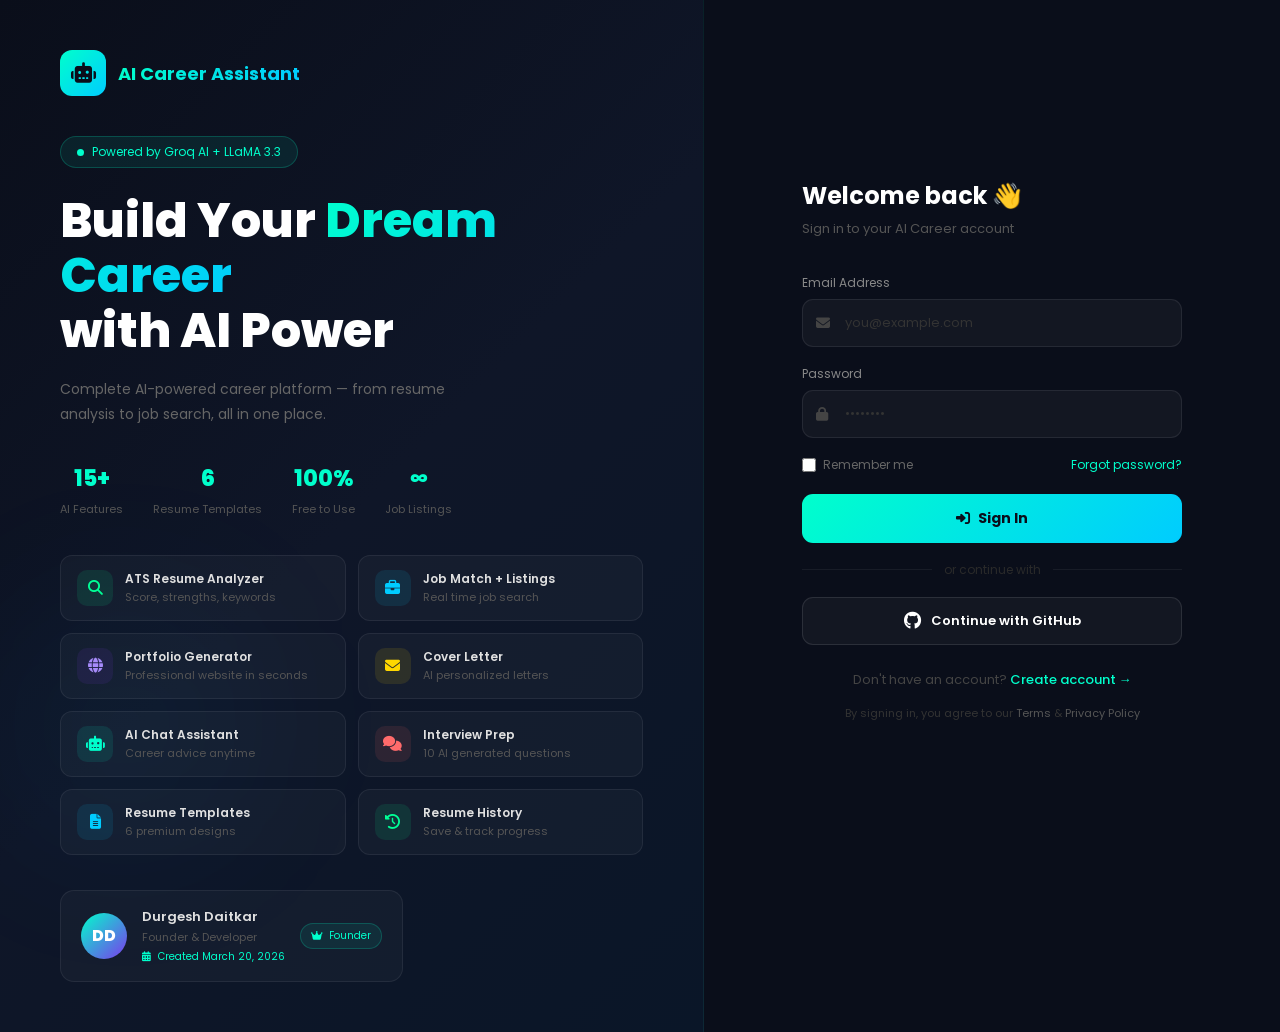
<file: src/main/resources/static/login.html>
<!DOCTYPE html>
<html>
<head>
<title>Login - AI Career</title>
<meta charset="UTF-8">
<meta name="viewport" content="width=device-width, initial-scale=1.0">
<link href="https://fonts.googleapis.com/css2?family=Poppins:wght@300;400;500;600;700;800&display=swap" rel="stylesheet">
<link href="https://cdnjs.cloudflare.com/ajax/libs/font-awesome/6.4.0/css/all.min.css" rel="stylesheet">
<style>
* { margin:0; padding:0; box-sizing:border-box; }

body {
    font-family: 'Poppins', sans-serif;
    background: #0a0e1a;
    color: white;
    min-height: 100vh;
    display: flex;
    overflow-y: auto;
}

/* ── LEFT SIDE ── */
.left {
    width: 55%;
    background: linear-gradient(135deg, #0a0e1a 0%, #0f1628 50%, #0a1628 100%);
    display: flex;
    flex-direction: column;
    justify-content: flex-start;
    padding: 50px 60px;
    position: relative;
    overflow-y: auto;
    overflow-x: hidden;
    border-right: 1px solid rgba(0,255,200,0.08);
    min-height: 100vh;
}

.shape {
    position: fixed;
    border-radius: 50%;
    filter: blur(80px);
    animation: float 8s ease-in-out infinite;
    pointer-events: none;
    z-index: 0;
}
.s1 { width:350px; height:350px; background:rgba(0,255,200,0.05); top:-100px; right:0; animation-delay:0s; }
.s2 { width:250px; height:250px; background:rgba(0,150,255,0.05); bottom:50px; left:0; animation-delay:3s; }
.s3 { width:180px; height:180px; background:rgba(124,58,237,0.05); top:50%; right:10%; animation-delay:5s; }
@keyframes float { 0%,100%{transform:translateY(0)} 50%{transform:translateY(-25px)} }

.left-content { position: relative; z-index: 2; }

.brand {
    display: flex; align-items: center; gap: 12px;
    margin-bottom: 40px;
}
.brand-icon {
    width: 46px; height: 46px; border-radius: 12px;
    background: linear-gradient(135deg, #00ffcc, #00ccff);
    display: flex; align-items: center; justify-content: center;
    font-size: 20px; color: #0a0e1a;
}
.brand-name {
    font-size: 18px; font-weight: 700;
    background: linear-gradient(90deg, #00ffcc, #00ccff);
    -webkit-background-clip: text; -webkit-text-fill-color: transparent;
}

.hero-tag {
    display: inline-flex; align-items: center; gap: 8px;
    background: rgba(0,255,200,0.08); border: 1px solid rgba(0,255,200,0.2);
    padding: 6px 16px; border-radius: 20px;
    font-size: 12px; color: #00ffcc; margin-bottom: 25px;
    width: fit-content;
}
.hero-tag .pulse {
    width: 7px; height: 7px; border-radius: 50%;
    background: #00ffcc; animation: pulse 2s infinite;
}
@keyframes pulse { 0%,100%{opacity:1;transform:scale(1)} 50%{opacity:0.5;transform:scale(1.3)} }

.hero-title {
    font-size: 3rem; font-weight: 800; line-height: 1.15;
    margin-bottom: 18px;
}
.hero-title .highlight {
    background: linear-gradient(135deg, #00ffcc, #00ccff);
    -webkit-background-clip: text; -webkit-text-fill-color: transparent;
}

.hero-desc {
    color: #666; font-size: 14px; line-height: 1.8;
    margin-bottom: 35px; max-width: 420px;
}

/* Stats */
.stats-row {
    display: flex; gap: 30px; margin-bottom: 35px; flex-wrap: wrap;
}
.stat-item { text-align: center; }
.stat-num { font-size: 22px; font-weight: 800; color: #00ffcc; display: block; }
.stat-label { font-size: 11px; color: #555; margin-top: 2px; }

/* Feature Cards */
.features-grid {
    display: grid; grid-template-columns: 1fr 1fr;
    gap: 12px; margin-bottom: 35px;
}
.feature-card {
    background: rgba(255,255,255,0.03);
    border: 1px solid rgba(255,255,255,0.07);
    border-radius: 12px; padding: 14px 16px;
    display: flex; align-items: center; gap: 12px;
    transition: 0.3s;
}
.feature-card:hover {
    border-color: rgba(0,255,200,0.2);
    background: rgba(0,255,200,0.03);
}
.feature-icon {
    width: 36px; height: 36px; border-radius: 10px;
    display: flex; align-items: center; justify-content: center;
    font-size: 15px; flex-shrink: 0;
}
.feature-icon.green { background: rgba(0,255,150,0.1); color: #00ff96; }
.feature-icon.blue { background: rgba(0,200,255,0.1); color: #00ccff; }
.feature-icon.purple { background: rgba(124,58,237,0.1); color: #a78bfa; }
.feature-icon.yellow { background: rgba(255,215,0,0.1); color: #ffd700; }
.feature-icon.red { background: rgba(255,100,100,0.1); color: #ff6b6b; }
.feature-icon.teal { background: rgba(0,255,200,0.1); color: #00ffcc; }
.feature-text .ft { font-size: 12px; font-weight: 600; color: #e0e0e0; }
.feature-text .fs { font-size: 11px; color: #555; margin-top: 1px; }

/* Founder Card */
.founder-card {
    display: flex; align-items: center; gap: 15px;
    background: rgba(255,255,255,0.03);
    border: 1px solid rgba(255,255,255,0.07);
    border-radius: 14px; padding: 16px 20px;
    width: fit-content;
}
.founder-avatar {
    width: 46px; height: 46px; border-radius: 50%;
    background: linear-gradient(135deg, #00ffcc, #7c3aed);
    display: flex; align-items: center; justify-content: center;
    font-size: 16px; font-weight: 800; color: white; flex-shrink: 0;
}
.founder-info .fn { font-size: 13px; font-weight: 600; color: #e0e0e0; }
.founder-info .fr { font-size: 11px; color: #555; margin-top: 2px; }
.founder-info .fd { font-size: 10px; color: #00ffcc; margin-top: 3px; }
.founder-badge {
    margin-left: auto;
    background: rgba(0,255,200,0.08); border: 1px solid rgba(0,255,200,0.2);
    color: #00ffcc; font-size: 10px; padding: 4px 10px; border-radius: 20px;
}

/* ── RIGHT SIDE ── */
.right {
    width: 45%;
    display: flex; align-items: center; justify-content: center;
    padding: 40px;
    background: #0a0e1a;
    position: sticky;
    top: 0;
    height: 100vh;
    overflow-y: auto;
}

.login-box { width: 100%; max-width: 380px; }

.login-title { font-size: 24px; font-weight: 700; margin-bottom: 6px; }
.login-sub { color: #555; font-size: 13px; margin-bottom: 35px; }

.input-group { margin-bottom: 18px; }
.input-label { font-size: 12px; color: #888; display: block; margin-bottom: 7px; }
.input-wrap { position: relative; }
.input-wrap i {
    position: absolute; left: 14px; top: 50%;
    transform: translateY(-50%); color: #444; font-size: 14px;
}
.input-wrap input {
    width: 100%; padding: 13px 14px 13px 42px;
    background: rgba(255,255,255,0.04);
    border: 1px solid rgba(255,255,255,0.08);
    border-radius: 11px; color: white;
    font-family: 'Poppins',sans-serif; font-size: 13px; transition: 0.3s;
    outline: none;
}
.input-wrap input:focus { border-color: rgba(0,255,200,0.4); background: rgba(0,255,200,0.02); }
.input-wrap input::placeholder { color: #333; }

.remember-row {
    display: flex; align-items: center; justify-content: space-between;
    margin-bottom: 20px; font-size: 12px;
}
.remember-row label { display: flex; align-items: center; gap: 7px; color: #666; cursor: pointer; }
.remember-row input[type="checkbox"] { accent-color: #00ffcc; width: 14px; height: 14px; }
.forgot-link { color: #00ffcc; text-decoration: none; font-size: 12px; }
.forgot-link:hover { text-decoration: underline; }

.btn-login {
    width: 100%; padding: 14px;
    background: linear-gradient(135deg, #00ffcc, #00ccff);
    border: none; border-radius: 11px;
    color: #0a0e1a; font-family: 'Poppins',sans-serif;
    font-size: 14px; font-weight: 700; cursor: pointer;
    transition: 0.3s; display: flex; align-items: center;
    justify-content: center; gap: 8px; margin-bottom: 15px;
}
.btn-login:hover { transform: translateY(-2px); box-shadow: 0 8px 30px rgba(0,255,200,0.35); }

.divider {
    display: flex; align-items: center; gap: 12px;
    margin: 18px 0; color: #2a2a2a; font-size: 12px;
}
.divider::before, .divider::after { content:''; flex:1; height:1px; background:rgba(255,255,255,0.06); }

.btn-github {
    width: 100%; padding: 13px;
    background: rgba(255,255,255,0.04);
    border: 1px solid rgba(255,255,255,0.1);
    border-radius: 11px; color: white;
    font-family: 'Poppins',sans-serif; font-size: 13px;
    font-weight: 600; cursor: pointer; transition: 0.3s;
    display: flex; align-items: center; justify-content: center;
    gap: 10px; text-decoration: none;
}
.btn-github:hover { background: rgba(255,255,255,0.08); transform: translateY(-1px); }
.btn-github i { font-size: 18px; }

.error-box {
    background: rgba(255,80,80,0.08);
    border: 1px solid rgba(255,80,80,0.25);
    color: #ff6b6b; padding: 11px 14px;
    border-radius: 10px; font-size: 12px;
    margin-bottom: 18px; display: none;
    align-items: center; gap: 8px;
}

.register-link {
    text-align: center; margin-top: 25px;
    font-size: 13px; color: #444;
}
.register-link a { color: #00ffcc; text-decoration: none; font-weight: 500; }

.terms {
    text-align: center; margin-top: 15px;
    font-size: 11px; color: #333; line-height: 1.6;
}
.terms a { color: #555; text-decoration: none; }

/* ── RESPONSIVE ── */
@media(max-width: 768px) {
    body { flex-direction: column; }
    .left { width: 100%; min-height: auto; position: relative; padding: 40px 25px; }
    .right { width: 100%; height: auto; position: relative; padding: 30px 25px; }
    .hero-title { font-size: 2rem; }
    .features-grid { grid-template-columns: 1fr; }
    .stats-row { gap: 20px; }
}
</style>
</head>
<body>

<!-- LEFT -->
<div class="left">
    <div class="shape s1"></div>
    <div class="shape s2"></div>
    <div class="shape s3"></div>

    <div class="left-content">
        <div class="brand">
            <div class="brand-icon"><i class="fas fa-robot"></i></div>
            <div class="brand-name">AI Career Assistant</div>
        </div>

        <div class="hero-tag">
            <span class="pulse"></span>
            Powered by Groq AI + LLaMA 3.3
        </div>

        <div class="hero-title">
            Build Your <span class="highlight">Dream Career</span><br>
            with AI Power
        </div>

        <div class="hero-desc">
            Complete AI-powered career platform — from resume analysis to job search, all in one place.
        </div>

        <!-- Stats -->
        <div class="stats-row">
            <div class="stat-item">
                <span class="stat-num">15+</span>
                <span class="stat-label">AI Features</span>
            </div>
            <div class="stat-item">
                <span class="stat-num">6</span>
                <span class="stat-label">Resume Templates</span>
            </div>
            <div class="stat-item">
                <span class="stat-num">100%</span>
                <span class="stat-label">Free to Use</span>
            </div>
            <div class="stat-item">
                <span class="stat-num">∞</span>
                <span class="stat-label">Job Listings</span>
            </div>
        </div>

        <!-- Feature Cards -->
        <div class="features-grid">
            <div class="feature-card">
                <div class="feature-icon green"><i class="fas fa-search"></i></div>
                <div class="feature-text">
                    <div class="ft">ATS Resume Analyzer</div>
                    <div class="fs">Score, strengths, keywords</div>
                </div>
            </div>
            <div class="feature-card">
                <div class="feature-icon blue"><i class="fas fa-briefcase"></i></div>
                <div class="feature-text">
                    <div class="ft">Job Match + Listings</div>
                    <div class="fs">Real time job search</div>
                </div>
            </div>
            <div class="feature-card">
                <div class="feature-icon purple"><i class="fas fa-globe"></i></div>
                <div class="feature-text">
                    <div class="ft">Portfolio Generator</div>
                    <div class="fs">Professional website in seconds</div>
                </div>
            </div>
            <div class="feature-card">
                <div class="feature-icon yellow"><i class="fas fa-envelope"></i></div>
                <div class="feature-text">
                    <div class="ft">Cover Letter</div>
                    <div class="fs">AI personalized letters</div>
                </div>
            </div>
            <div class="feature-card">
                <div class="feature-icon teal"><i class="fas fa-robot"></i></div>
                <div class="feature-text">
                    <div class="ft">AI Chat Assistant</div>
                    <div class="fs">Career advice anytime</div>
                </div>
            </div>
            <div class="feature-card">
                <div class="feature-icon red"><i class="fas fa-comments"></i></div>
                <div class="feature-text">
                    <div class="ft">Interview Prep</div>
                    <div class="fs">10 AI generated questions</div>
                </div>
            </div>
            <div class="feature-card">
                <div class="feature-icon blue"><i class="fas fa-file-alt"></i></div>
                <div class="feature-text">
                    <div class="ft">Resume Templates</div>
                    <div class="fs">6 premium designs</div>
                </div>
            </div>
            <div class="feature-card">
                <div class="feature-icon green"><i class="fas fa-history"></i></div>
                <div class="feature-text">
                    <div class="ft">Resume History</div>
                    <div class="fs">Save & track progress</div>
                </div>
            </div>
        </div>

        <!-- Founder Card -->
        <div class="founder-card">
            <div class="founder-avatar">DD</div>
            <div class="founder-info">
                <div class="fn">Durgesh Daitkar</div>
                <div class="fr">Founder & Developer</div>
                <div class="fd">
                    <i class="fas fa-calendar-alt" style="margin-right:4px;"></i>
                    Created March 20, 2026
                </div>
            </div>
            <div class="founder-badge">
                <i class="fas fa-crown" style="margin-right:4px;"></i> Founder
            </div>
        </div>

    </div>
</div>

<!-- RIGHT -->
<div class="right">
    <div class="login-box">

        <div class="login-title">Welcome back 👋</div>
        <div class="login-sub">Sign in to your AI Career account</div>

        <div class="error-box" id="errorBox">
            <i class="fas fa-exclamation-circle"></i>
            <span id="errorMsg">Invalid credentials</span>
        </div>

        <div class="input-group">
            <label class="input-label">Email Address</label>
            <div class="input-wrap">
                <i class="fas fa-envelope"></i>
                <input type="email" id="email" placeholder="you@example.com"
                       onkeypress="if(event.key==='Enter') login()">
            </div>
        </div>

        <div class="input-group">
            <label class="input-label">Password</label>
            <div class="input-wrap">
                <i class="fas fa-lock"></i>
                <input type="password" id="password" placeholder="••••••••"
                       onkeypress="if(event.key==='Enter') login()">
            </div>
        </div>

        <div class="remember-row">
            <label>
                <input type="checkbox" id="rememberMe"> Remember me
            </label>
            <a href="#" class="forgot-link" onclick="showForgotPassword()">Forgot password?</a>
        </div>

        <button class="btn-login" onclick="login()">
            <i class="fas fa-sign-in-alt"></i> Sign In
        </button>

        <div class="divider">or continue with</div>

        <a class="btn-github" href="/oauth2/authorization/github">
            <i class="fab fa-github"></i> Continue with GitHub
        </a>

        <div class="register-link">
            Don't have an account?
            <a href="register.html">Create account →</a>
        </div>

        <div class="terms">
            By signing in, you agree to our
            <a href="#">Terms</a> &
            <a href="#">Privacy Policy</a>
        </div>

    </div>
</div>

<!-- Forgot Password Modal -->
<div id="forgotModal" style="display:none;position:fixed;top:0;left:0;right:0;bottom:0;background:rgba(0,0,0,0.85);z-index:9999;align-items:center;justify-content:center;padding:20px;">
    <div style="background:#0f1628;border:1px solid rgba(255,255,255,0.08);border-radius:20px;padding:35px;width:100%;max-width:400px;">
        <div style="font-size:18px;font-weight:700;margin-bottom:8px;">Reset Password 🔑</div>
        <div style="font-size:13px;color:#555;margin-bottom:25px;">Enter your email — we'll send reset instructions</div>

        <div class="input-wrap" style="margin-bottom:20px;">
            <i class="fas fa-envelope"></i>
            <input type="email" id="forgotEmail" placeholder="your@email.com"
                style="width:100%;padding:13px 14px 13px 42px;background:rgba(255,255,255,0.04);border:1px solid rgba(255,255,255,0.08);border-radius:11px;color:white;font-family:'Poppins',sans-serif;font-size:13px;outline:none;">
        </div>

        <div style="display:flex;gap:10px;">
            <button onclick="closeForgotPassword()"
                style="flex:1;padding:12px;background:rgba(255,255,255,0.05);border:1px solid rgba(255,255,255,0.1);border-radius:10px;color:#888;cursor:pointer;font-family:'Poppins',sans-serif;font-size:13px;">
                Cancel
            </button>
            <button onclick="sendForgotPassword()"
                style="flex:1;padding:12px;background:linear-gradient(135deg,#00ffcc,#00ccff);border:none;border-radius:10px;color:#0a0e1a;font-family:'Poppins',sans-serif;font-size:13px;font-weight:700;cursor:pointer;">
                Send Reset Link
            </button>
        </div>
    </div>
</div>

<script>
// Remember Me — restore saved email
window.onload = function() {
    const saved = localStorage.getItem("rememberedEmail");
    if (saved) {
        document.getElementById("email").value = saved;
        document.getElementById("rememberMe").checked = true;
    }
};

async function login() {
    const email = document.getElementById("email").value.trim();
    const password = document.getElementById("password").value.trim();
    const rememberMe = document.getElementById("rememberMe").checked;
    const errorBox = document.getElementById("errorBox");
    const errorMsg = document.getElementById("errorMsg");

    errorBox.style.display = "none";

    if (!email || !password) {
        errorMsg.innerText = "⚠️ Enter Email And Password";
        errorBox.style.display = "flex"; return;
    }

    // Remember Me
    if (rememberMe) {
        localStorage.setItem("rememberedEmail", email);
    } else {
        localStorage.removeItem("rememberedEmail");
    }

    try {
        const res = await fetch("/auth/login", {
            method: "POST",
            headers: { "Content-Type": "application/json" },
            body: JSON.stringify({ email, password })
        });

        if (res.status === 200) {
            const token = await res.text();
            localStorage.setItem("token", token.trim());
            localStorage.removeItem("github_verified");
            window.location.href = "/oauth2/authorization/github";
        } else {
            errorMsg.innerText = "❌ Invalid Credintials";
            errorBox.style.display = "flex";
        }
    } catch (e) {
        errorMsg.innerText = "❌ Server Error — Please try Leter";
        errorBox.style.display = "flex";
    }
}

function showForgotPassword() {
    document.getElementById("forgotModal").style.display = "flex";
}

function closeForgotPassword() {
    document.getElementById("forgotModal").style.display = "none";
}

function sendForgotPassword() {
    const email = document.getElementById("forgotEmail").value.trim();
    if (!email) { alert("Email टाका"); return; }
    // Show success message
    document.getElementById("forgotModal").style.display = "none";
    const t = document.createElement("div");
    t.style.cssText = "position:fixed;bottom:25px;right:25px;background:rgba(0,255,200,0.12);border:1px solid rgba(0,255,200,0.3);color:#00ffcc;padding:12px 20px;border-radius:12px;font-size:13px;z-index:9999;font-family:'Poppins',sans-serif;";
    t.innerText = "✅ Reset link sent! Check your email";
    document.body.appendChild(t);
    setTimeout(() => t.remove(), 4000);
}
</script>
</body>
</html>
</file>
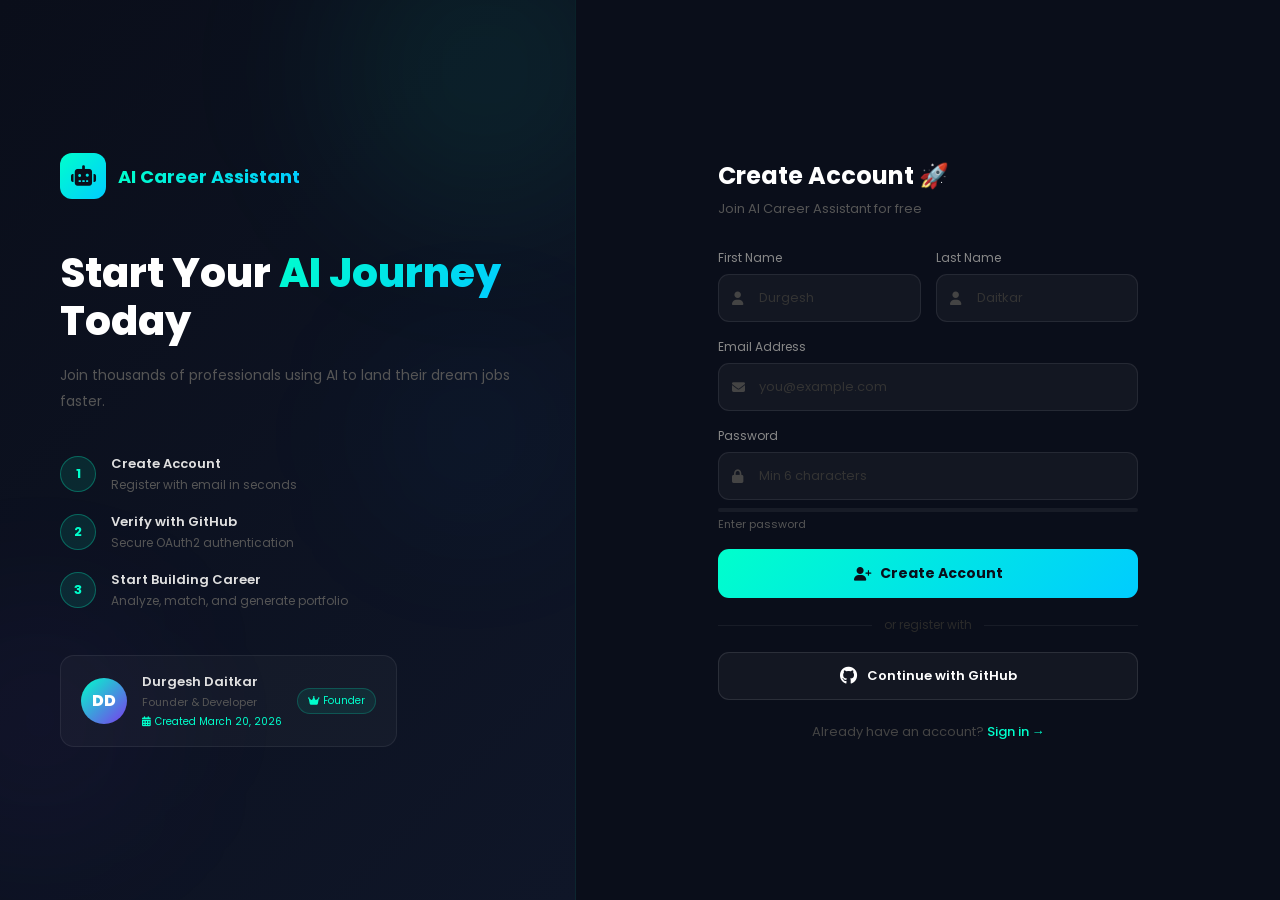
<file: src/main/resources/static/register.html>
<!DOCTYPE html>
<html>
<head>
<title>AI Career — Register</title>
<meta charset="UTF-8">
<link href="https://fonts.googleapis.com/css2?family=Poppins:wght@300;400;500;600;700;800&display=swap" rel="stylesheet">
<link href="https://cdnjs.cloudflare.com/ajax/libs/font-awesome/6.4.0/css/all.min.css" rel="stylesheet">
<style>
* { margin:0; padding:0; box-sizing:border-box; }
body {
    font-family:'Poppins',sans-serif; background:#0a0e1a; color:white;
    min-height:100vh; display:flex; overflow:hidden;
}
.left {
    width:45%; background:linear-gradient(135deg,#0a0e1a,#0f1628);
    display:flex; flex-direction:column; justify-content:center;
    padding:60px; position:relative; overflow:hidden;
    border-right:1px solid rgba(0,255,200,0.08);
}
.shape { position:absolute; border-radius:50%; filter:blur(80px); animation:float 8s ease-in-out infinite; pointer-events:none; }
.s1 { width:300px; height:300px; background:rgba(0,255,200,0.07); top:-80px; right:-60px; }
.s2 { width:200px; height:200px; background:rgba(124,58,237,0.07); bottom:80px; left:-60px; animation-delay:3s; }
.s3 { width:150px; height:150px; background:rgba(0,150,255,0.07); top:40%; right:5%; animation-delay:5s; }
@keyframes float { 0%,100%{transform:translateY(0)} 50%{transform:translateY(-20px)} }

.brand { display:flex; align-items:center; gap:12px; margin-bottom:50px; }
.brand-icon {
    width:46px; height:46px; border-radius:12px;
    background:linear-gradient(135deg,#00ffcc,#00ccff);
    display:flex; align-items:center; justify-content:center;
    font-size:20px; color:#0a0e1a;
}
.brand-name {
    font-size:18px; font-weight:700;
    background:linear-gradient(90deg,#00ffcc,#00ccff);
    -webkit-background-clip:text; -webkit-text-fill-color:transparent;
}
.hero-title { font-size:2.5rem; font-weight:800; line-height:1.2; margin-bottom:18px; }
.hero-title .highlight {
    background:linear-gradient(135deg,#00ffcc,#00ccff);
    -webkit-background-clip:text; -webkit-text-fill-color:transparent;
}
.hero-desc { color:#555; font-size:14px; line-height:1.8; margin-bottom:40px; }

.steps { display:flex; flex-direction:column; gap:18px; margin-bottom:45px; }
.step-item { display:flex; align-items:center; gap:15px; }
.step-num {
    width:36px; height:36px; border-radius:50%; flex-shrink:0;
    background:rgba(0,255,200,0.1); border:1px solid rgba(0,255,200,0.3);
    display:flex; align-items:center; justify-content:center;
    font-size:13px; font-weight:700; color:#00ffcc;
}
.step-text .st { font-size:13px; font-weight:600; color:#e0e0e0; }
.step-text .ss { font-size:12px; color:#555; margin-top:2px; }

.founder-card {
    display:flex; align-items:center; gap:15px;
    background:rgba(255,255,255,0.03); border:1px solid rgba(255,255,255,0.07);
    border-radius:14px; padding:16px 20px; width:fit-content;
}
.founder-avatar {
    width:46px; height:46px; border-radius:50%;
    background:linear-gradient(135deg,#00ffcc,#7c3aed);
    display:flex; align-items:center; justify-content:center;
    font-size:16px; font-weight:800; color:white;
}
.founder-info .fn { font-size:13px; font-weight:600; color:#e0e0e0; }
.founder-info .fr { font-size:11px; color:#555; margin-top:2px; }
.founder-info .fd { font-size:10px; color:#00ffcc; margin-top:3px; }
.founder-badge {
    margin-left:auto; background:rgba(0,255,200,0.08);
    border:1px solid rgba(0,255,200,0.2); color:#00ffcc;
    font-size:10px; padding:4px 10px; border-radius:20px;
}

.right {
    width:55%; display:flex; align-items:center;
    justify-content:center; padding:40px; background:#0a0e1a;
}
.register-box { width:100%; max-width:420px; }
.register-title { font-size:24px; font-weight:700; margin-bottom:6px; }
.register-sub { color:#555; font-size:13px; margin-bottom:30px; }

.input-row { display:grid; grid-template-columns:1fr 1fr; gap:15px; }
.input-group { margin-bottom:16px; }
.input-label { font-size:12px; color:#888; display:block; margin-bottom:7px; }
.input-wrap { position:relative; }
.input-wrap i { position:absolute; left:14px; top:50%; transform:translateY(-50%); color:#444; font-size:13px; }
.input-wrap input {
    width:100%; padding:13px 14px 13px 40px;
    background:rgba(255,255,255,0.04); border:1px solid rgba(255,255,255,0.08);
    border-radius:11px; color:white; font-family:'Poppins',sans-serif;
    font-size:13px; transition:0.3s;
}
.input-wrap input:focus { outline:none; border-color:rgba(0,255,200,0.4); background:rgba(0,255,200,0.02); }
.input-wrap input::placeholder { color:#333; }

.strength-bar { height:4px; border-radius:2px; background:rgba(255,255,255,0.06); overflow:hidden; margin-top:8px; }
.strength-fill { height:100%; width:0%; border-radius:2px; transition:0.3s; }
.strength-text { font-size:11px; margin-top:4px; color:#555; }

.btn-register {
    width:100%; padding:14px;
    background:linear-gradient(135deg,#00ffcc,#00ccff);
    border:none; border-radius:11px; color:#0a0e1a;
    font-family:'Poppins',sans-serif; font-size:14px;
    font-weight:700; cursor:pointer; transition:0.3s;
    display:flex; align-items:center; justify-content:center; gap:8px; margin-bottom:15px;
}
.btn-register:hover { transform:translateY(-2px); box-shadow:0 8px 30px rgba(0,255,200,0.35); }

.divider {
    display:flex; align-items:center; gap:12px;
    margin:18px 0; color:#2a2a2a; font-size:12px;
}
.divider::before,.divider::after { content:''; flex:1; height:1px; background:rgba(255,255,255,0.06); }

.btn-github {
    width:100%; padding:13px;
    background:rgba(255,255,255,0.04); border:1px solid rgba(255,255,255,0.1);
    border-radius:11px; color:white; font-family:'Poppins',sans-serif;
    font-size:13px; font-weight:600; cursor:pointer; transition:0.3s;
    display:flex; align-items:center; justify-content:center; gap:10px; text-decoration:none;
}
.btn-github:hover { background:rgba(255,255,255,0.08); transform:translateY(-1px); }

.error-box {
    background:rgba(255,80,80,0.08); border:1px solid rgba(255,80,80,0.25);
    color:#ff6b6b; padding:11px 14px; border-radius:10px;
    font-size:12px; margin-bottom:16px; display:none; align-items:center; gap:8px;
}
.success-box {
    background:rgba(0,255,150,0.08); border:1px solid rgba(0,255,150,0.25);
    color:#00ff96; padding:11px 14px; border-radius:10px;
    font-size:12px; margin-bottom:16px; display:none; align-items:center; gap:8px;
}
.login-link { text-align:center; margin-top:22px; font-size:13px; color:#444; }
.login-link a { color:#00ffcc; text-decoration:none; font-weight:500; }

@media(max-width:768px) {
    .left { display:none; }
    .right { width:100%; padding:30px 20px; }
    .input-row { grid-template-columns:1fr; }
}
</style>
</head>
<body>

<div class="left">
    <div class="shape s1"></div>
    <div class="shape s2"></div>
    <div class="shape s3"></div>
    <div style="position:relative;z-index:2;">
        <div class="brand">
            <div class="brand-icon"><i class="fas fa-robot"></i></div>
            <div class="brand-name">AI Career Assistant</div>
        </div>
        <div class="hero-title">Start Your <span class="highlight">AI Journey</span><br>Today</div>
        <div class="hero-desc">Join thousands of professionals using AI to land their dream jobs faster.</div>
        <div class="steps">
            <div class="step-item">
                <div class="step-num">1</div>
                <div class="step-text">
                    <div class="st">Create Account</div>
                    <div class="ss">Register with email in seconds</div>
                </div>
            </div>
            <div class="step-item">
                <div class="step-num">2</div>
                <div class="step-text">
                    <div class="st">Verify with GitHub</div>
                    <div class="ss">Secure OAuth2 authentication</div>
                </div>
            </div>
            <div class="step-item">
                <div class="step-num">3</div>
                <div class="step-text">
                    <div class="st">Start Building Career</div>
                    <div class="ss">Analyze, match, and generate portfolio</div>
                </div>
            </div>
        </div>
        <div class="founder-card">
            <div class="founder-avatar">DD</div>
            <div class="founder-info">
                <div class="fn">Durgesh Daitkar</div>
                <div class="fr">Founder & Developer</div>
                <div class="fd"><i class="fas fa-calendar-alt" style="margin-right:4px;"></i>Created March 20, 2026</div>
            </div>
            <div class="founder-badge"><i class="fas fa-crown" style="margin-right:4px;"></i>Founder</div>
        </div>
    </div>
</div>

<div class="right">
    <div class="register-box">
        <div class="register-title">Create Account 🚀</div>
        <div class="register-sub">Join AI Career Assistant for free</div>

        <div class="error-box" id="errorBox">
            <i class="fas fa-exclamation-circle"></i>
            <span id="errorMsg"></span>
        </div>
        <div class="success-box" id="successBox">
            <i class="fas fa-check-circle"></i>
            <span id="successMsg"></span>
        </div>

        <div class="input-row">
            <div class="input-group">
                <label class="input-label">First Name</label>
                <div class="input-wrap">
                    <i class="fas fa-user"></i>
                    <input type="text" id="firstName" placeholder="Durgesh">
                </div>
            </div>
            <div class="input-group">
                <label class="input-label">Last Name</label>
                <div class="input-wrap">
                    <i class="fas fa-user"></i>
                    <input type="text" id="lastName" placeholder="Daitkar">
                </div>
            </div>
        </div>

        <div class="input-group">
            <label class="input-label">Email Address</label>
            <div class="input-wrap">
                <i class="fas fa-envelope"></i>
                <input type="email" id="email" placeholder="you@example.com">
            </div>
        </div>

        <div class="input-group">
            <label class="input-label">Password</label>
            <div class="input-wrap">
                <i class="fas fa-lock"></i>
                <input type="password" id="password" placeholder="Min 6 characters" oninput="checkStrength(this.value)">
            </div>
            <div class="strength-bar"><div class="strength-fill" id="strengthFill"></div></div>
            <div class="strength-text" id="strengthText">Enter password</div>
        </div>

        <button class="btn-register" onclick="register()">
            <i class="fas fa-user-plus"></i> Create Account
        </button>

        <div class="divider">or register with</div>

        <a class="btn-github" href="/oauth2/authorization/github">
            <i class="fab fa-github" style="font-size:18px;"></i>
            Continue with GitHub
        </a>

        <div class="login-link">
            Already have an account? <a href="login.html">Sign in →</a>
        </div>
    </div>
</div>

<script>
function checkStrength(password) {
    const fill = document.getElementById("strengthFill");
    const text = document.getElementById("strengthText");
    if (!password) { fill.style.width="0%"; text.innerText="Enter password"; return; }
    if (password.length < 4) { fill.style.width="25%"; fill.style.background="#ff6b6b"; text.style.color="#ff6b6b"; text.innerText="Too weak"; }
    else if (password.length < 6) { fill.style.width="50%"; fill.style.background="#ffd700"; text.style.color="#ffd700"; text.innerText="Fair"; }
    else if (password.length < 10) { fill.style.width="75%"; fill.style.background="#00ccff"; text.style.color="#00ccff"; text.innerText="Good"; }
    else { fill.style.width="100%"; fill.style.background="#00ff96"; text.style.color="#00ff96"; text.innerText="Strong ✓"; }
}

async function register() {
    const firstName = document.getElementById("firstName").value.trim();
    const lastName = document.getElementById("lastName").value.trim();
    const email = document.getElementById("email").value.trim();
    const password = document.getElementById("password").value.trim();
    const errorBox = document.getElementById("errorBox");
    const successBox = document.getElementById("successBox");

    errorBox.style.display = "none";
    successBox.style.display = "none";

    if (!firstName || !email || !password) {
        document.getElementById("errorMsg").innerText = "सगळी fields भरा";
        errorBox.style.display = "flex"; return;
    }
    if (password.length < 6) {
        document.getElementById("errorMsg").innerText = "Password कमीत कमी 6 characters हवा";
        errorBox.style.display = "flex"; return;
    }

    try {
        const res = await fetch("/auth/register", {
            method: "POST",
            headers: { "Content-Type": "application/json" },
            body: JSON.stringify({ name: firstName + " " + lastName, email, password })
        });
        if (res.ok) {
            document.getElementById("successMsg").innerText = "Account created! Login करा 🎉";
            successBox.style.display = "flex";
            setTimeout(() => window.location.href = "login.html", 2000);
        } else {
            document.getElementById("errorMsg").innerText = "Registration failed ❌";
            errorBox.style.display = "flex";
        }
    } catch (e) {
        document.getElementById("errorMsg").innerText = "Server Error ❌";
        errorBox.style.display = "flex";
    }
}
</script>
</body>
</html>
</file>
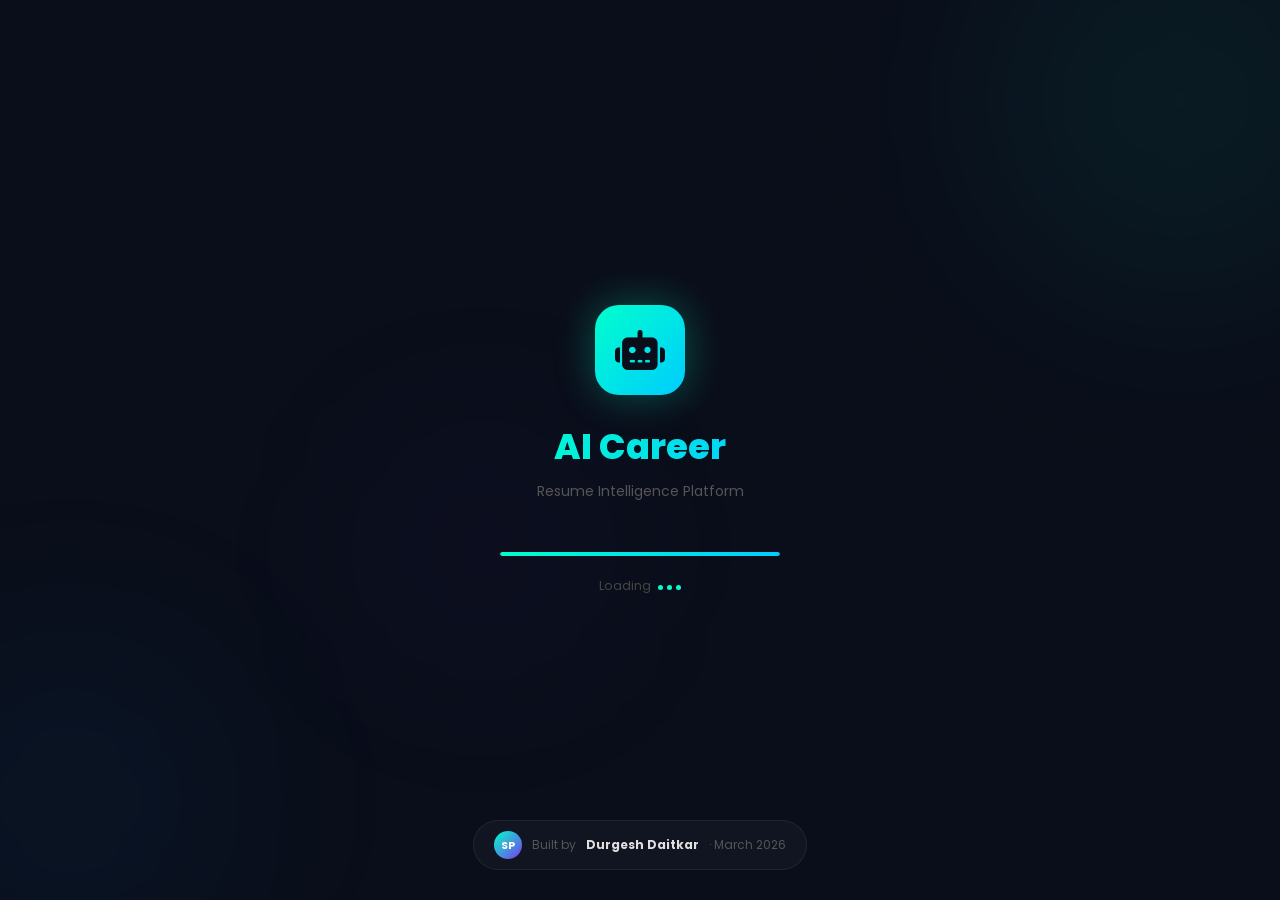
<file: src/main/resources/static/splash.html>
<!DOCTYPE html>
<html>
<head>
<title>AI Career</title>
<meta charset="UTF-8">
<link href="https://fonts.googleapis.com/css2?family=Poppins:wght@400;600;700;800&display=swap" rel="stylesheet">
<link href="https://cdnjs.cloudflare.com/ajax/libs/font-awesome/6.4.0/css/all.min.css" rel="stylesheet">
<style>
* { margin:0; padding:0; box-sizing:border-box; }
body {
    font-family:'Poppins',sans-serif; background:#0a0e1a; color:white;
    min-height:100vh; display:flex; align-items:center; justify-content:center; overflow:hidden;
}
.shape { position:fixed; border-radius:50%; filter:blur(100px); animation:float 8s ease-in-out infinite; pointer-events:none; }
.s1 { width:400px; height:400px; background:rgba(0,255,200,0.06); top:-100px; right:-100px; }
.s2 { width:300px; height:300px; background:rgba(0,150,255,0.06); bottom:-50px; left:-80px; animation-delay:3s; }
.s3 { width:200px; height:200px; background:rgba(124,58,237,0.06); top:50%; left:30%; animation-delay:5s; }
@keyframes float { 0%,100%{transform:translateY(0)} 50%{transform:translateY(-20px)} }

.splash-content { text-align:center; z-index:2; position:relative; }

.logo-icon {
    width:90px; height:90px; border-radius:24px;
    background:linear-gradient(135deg,#00ffcc,#00ccff);
    display:flex; align-items:center; justify-content:center;
    font-size:40px; color:#0a0e1a; margin:0 auto 25px;
    animation:pulse 2s ease-in-out infinite;
    box-shadow:0 0 40px rgba(0,255,200,0.3);
}
@keyframes pulse {
    0%,100%{box-shadow:0 0 40px rgba(0,255,200,0.3)}
    50%{box-shadow:0 0 70px rgba(0,255,200,0.5)}
}
.logo-text {
    font-size:2.2rem; font-weight:800; margin-bottom:8px;
    background:linear-gradient(90deg,#00ffcc,#00ccff);
    -webkit-background-clip:text; -webkit-text-fill-color:transparent;
}
.logo-sub { color:#555; font-size:14px; margin-bottom:50px; }

.progress-wrap {
    width:280px; height:4px; background:rgba(255,255,255,0.06);
    border-radius:2px; margin:0 auto 20px; overflow:hidden;
}
.progress-fill {
    height:100%; width:0%; border-radius:2px;
    background:linear-gradient(90deg,#00ffcc,#00ccff);
    animation:load 2.5s ease forwards;
}
@keyframes load { 0%{width:0%} 100%{width:100%} }

.loading-text { color:#444; font-size:13px; animation:blink 1.5s ease-in-out infinite; }
@keyframes blink { 0%,100%{opacity:0.4} 50%{opacity:1} }

.dots { display:inline-flex; gap:4px; margin-left:4px; }
.dot {
    width:5px; height:5px; border-radius:50%; background:#00ffcc;
    animation:dotBounce 1.2s ease-in-out infinite;
}
.dot:nth-child(2) { animation-delay:0.2s; }
.dot:nth-child(3) { animation-delay:0.4s; }
@keyframes dotBounce {
    0%,100%{transform:translateY(0);opacity:0.3}
    50%{transform:translateY(-6px);opacity:1}
}

.founder-tag {
    position:fixed; bottom:30px; left:50%; transform:translateX(-50%);
    display:flex; align-items:center; gap:10px;
    background:rgba(255,255,255,0.03); border:1px solid rgba(255,255,255,0.07);
    border-radius:30px; padding:10px 20px; font-size:12px; color:#555; white-space:nowrap;
}
.founder-avatar-sm {
    width:28px; height:28px; border-radius:50%;
    background:linear-gradient(135deg,#00ffcc,#7c3aed);
    display:flex; align-items:center; justify-content:center;
    font-size:11px; font-weight:700; color:white; flex-shrink:0;
}
</style>
</head>
<body>
<div class="shape s1"></div>
<div class="shape s2"></div>
<div class="shape s3"></div>

<div class="splash-content">
    <div class="logo-icon"><i class="fas fa-robot"></i></div>
    <div class="logo-text">AI Career</div>
    <div class="logo-sub">Resume Intelligence Platform</div>
    <div class="progress-wrap"><div class="progress-fill"></div></div>
    <div class="loading-text">
        Loading
        <span class="dots">
            <span class="dot"></span>
            <span class="dot"></span>
            <span class="dot"></span>
        </span>
    </div>
</div>

<div class="founder-tag">
    <div class="founder-avatar-sm">SP</div>
    Built by <strong style="color:#e0e0e0;">Durgesh Daitkar</strong> · March 2026
</div>

<script>
setTimeout(() => {
    const token = localStorage.getItem("token");
    if (token && token !== "null" && token !== "undefined" && token.trim() !== "") {
        window.location.replace("dashboard.html");
    } else {
        window.location.replace("login.html");
    }
}, 2800);
</script>
</body>
</html>
</file>
